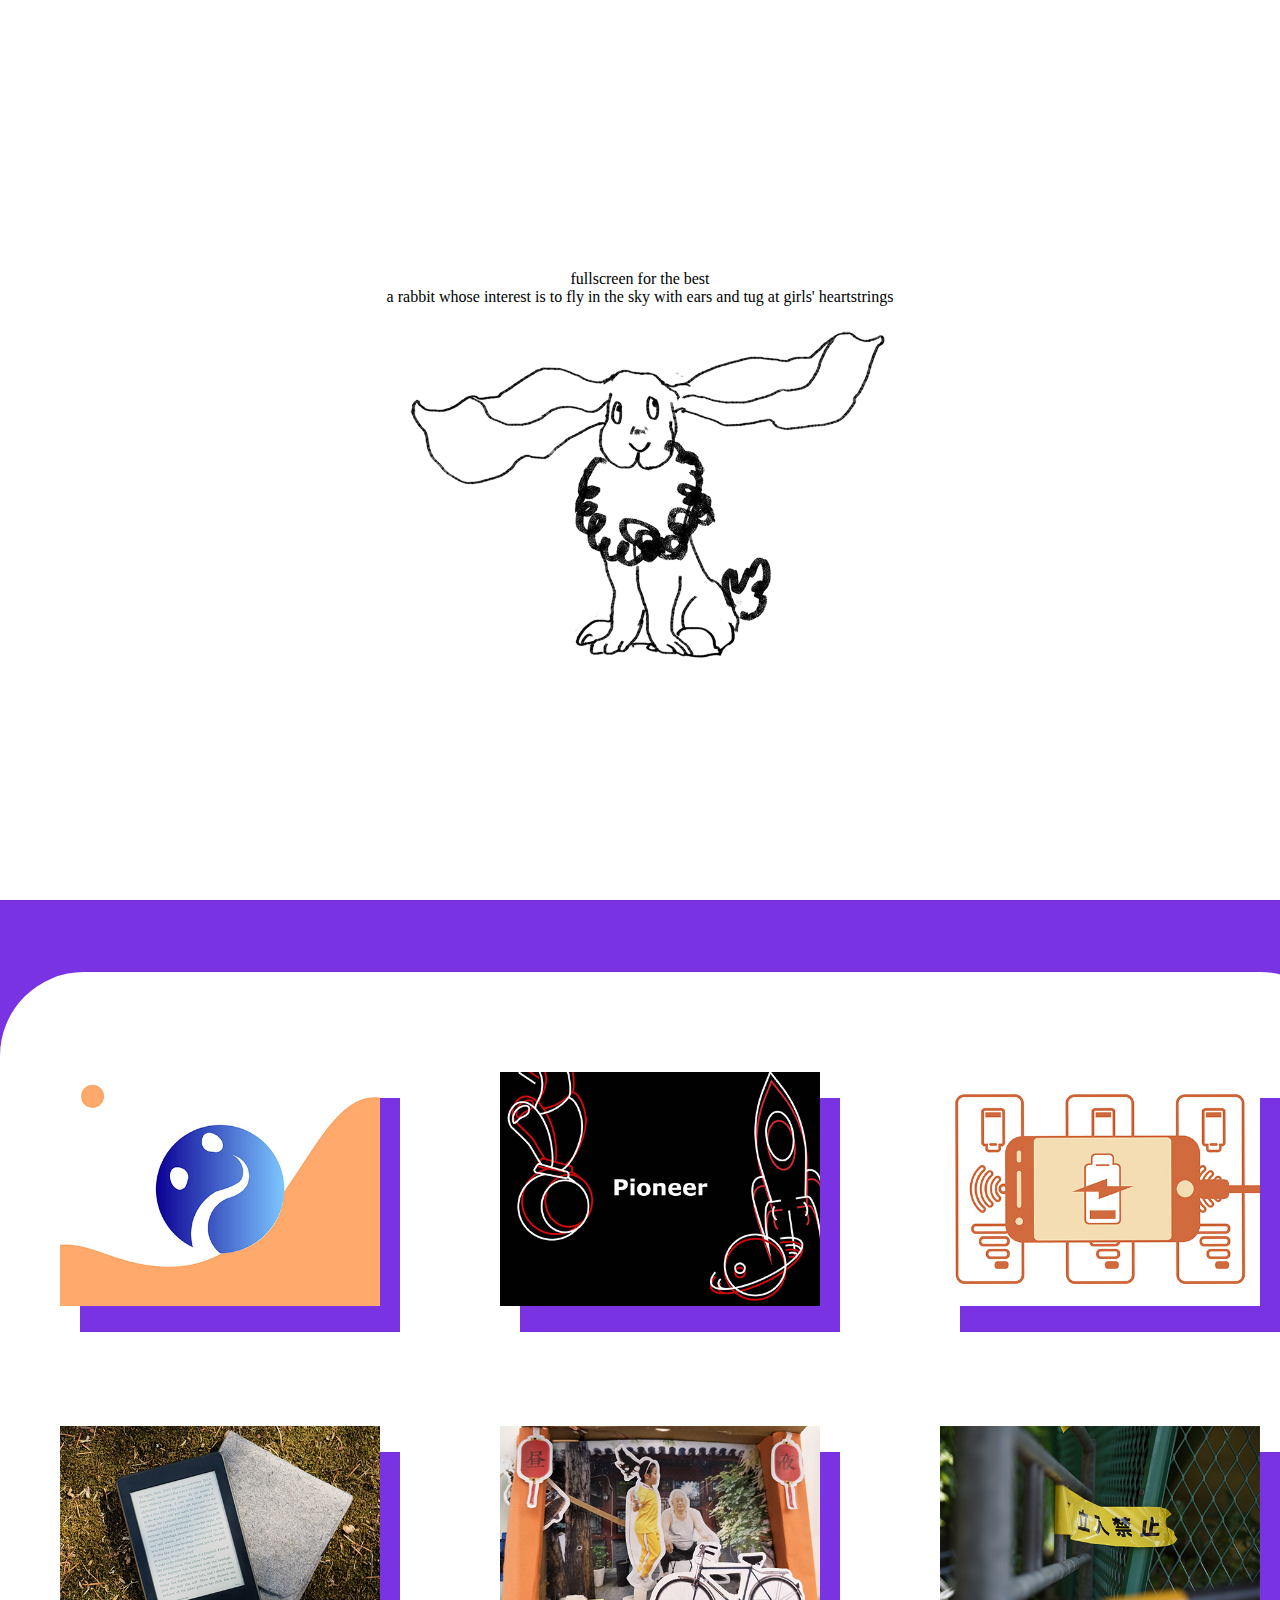
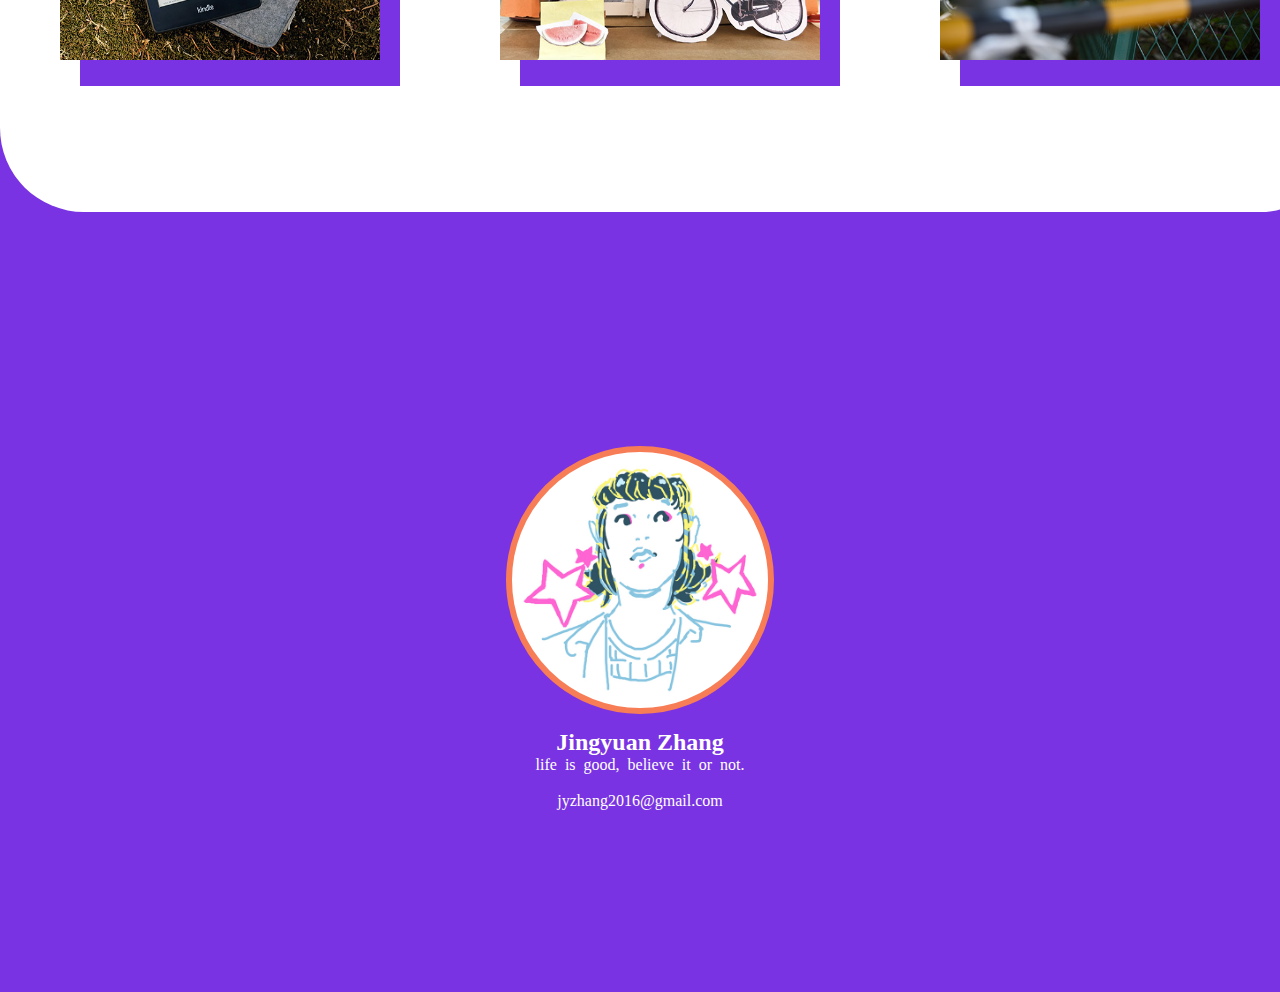
<file: index.html>
<!DOCTYPE html>
<html>
<head>
	<title>TAIL's tail</title>
	<link rel="shortcut icon" href="img/favicon.ico" /> 
	<link rel="stylesheet" type="text/css" href="css/index.css">
	<script type="text/javascript" src="js/index.js"></script>
</head>
<body id='body' style="overflow: hidden;">
	<div id="tImg" class="clearfix">	
		<div id="nav" class="lef">
			<ul>
				<li><a href="#list">work</a></li>
				<li><a href="#intro">about</a></li>
				<li><a href="#intro">contact</a></li>
				<li><img src="img/flo.png" id="flo"></li>
			</ul>	
		</div>

		<div class="rit">
			<div><img src="img/icon.png" id="icon"></div>
			<div><img src="img/lin.png" id="lin"></div>
		</div>
	</div>

	<div id="bImg">
		<div id="list">
			<ul>
				<li onclick="turn(0)"><div class="lTitle"><b>Sleepyhead</b><br>UI&nbspDesign</div><img src="img/banner/web-01.jpg"></li>
				<li onclick="turn(1)"><div class="lTitle"><b>Pioneer</b><br>Graphic&nbspDesign</div><img src="img/banner/web-02.jpg"></li>
				<li onclick="turn(2)"><div class="lTitle"><b>Phone</b><br>Illustration</div><img src="img/banner/web-03.jpg"></li>
				<li onclick="turn(3)"><div class="lTitle"><b>Kindle&nbspComments</b><br>UX&nbspResearch</div><img src="img/banner/web-04.jpg"></li>
				<li onclick="turn(4)"><div class="lTitle"><b>Alley</b><br>Installation</div><img src="img/banner/web-05.jpg"></li>
				<li onclick="turn(5)"><div class="lTitle"><b>Others</b><br>Interests</div><img src="img/banner/web-06.jpg"></li>
			</ul>
		</div>
		<div id="intro"><div id="cir"></div></div>
		<div class="intro-text"><b>Jingyuan Zhang</b><br>life&nbsp is&nbsp good,&nbsp believe&nbsp it&nbsp or&nbsp not.<br><br>jyzhang2016@gmail.com</div>
	</div>
</body>
</html>
</file>
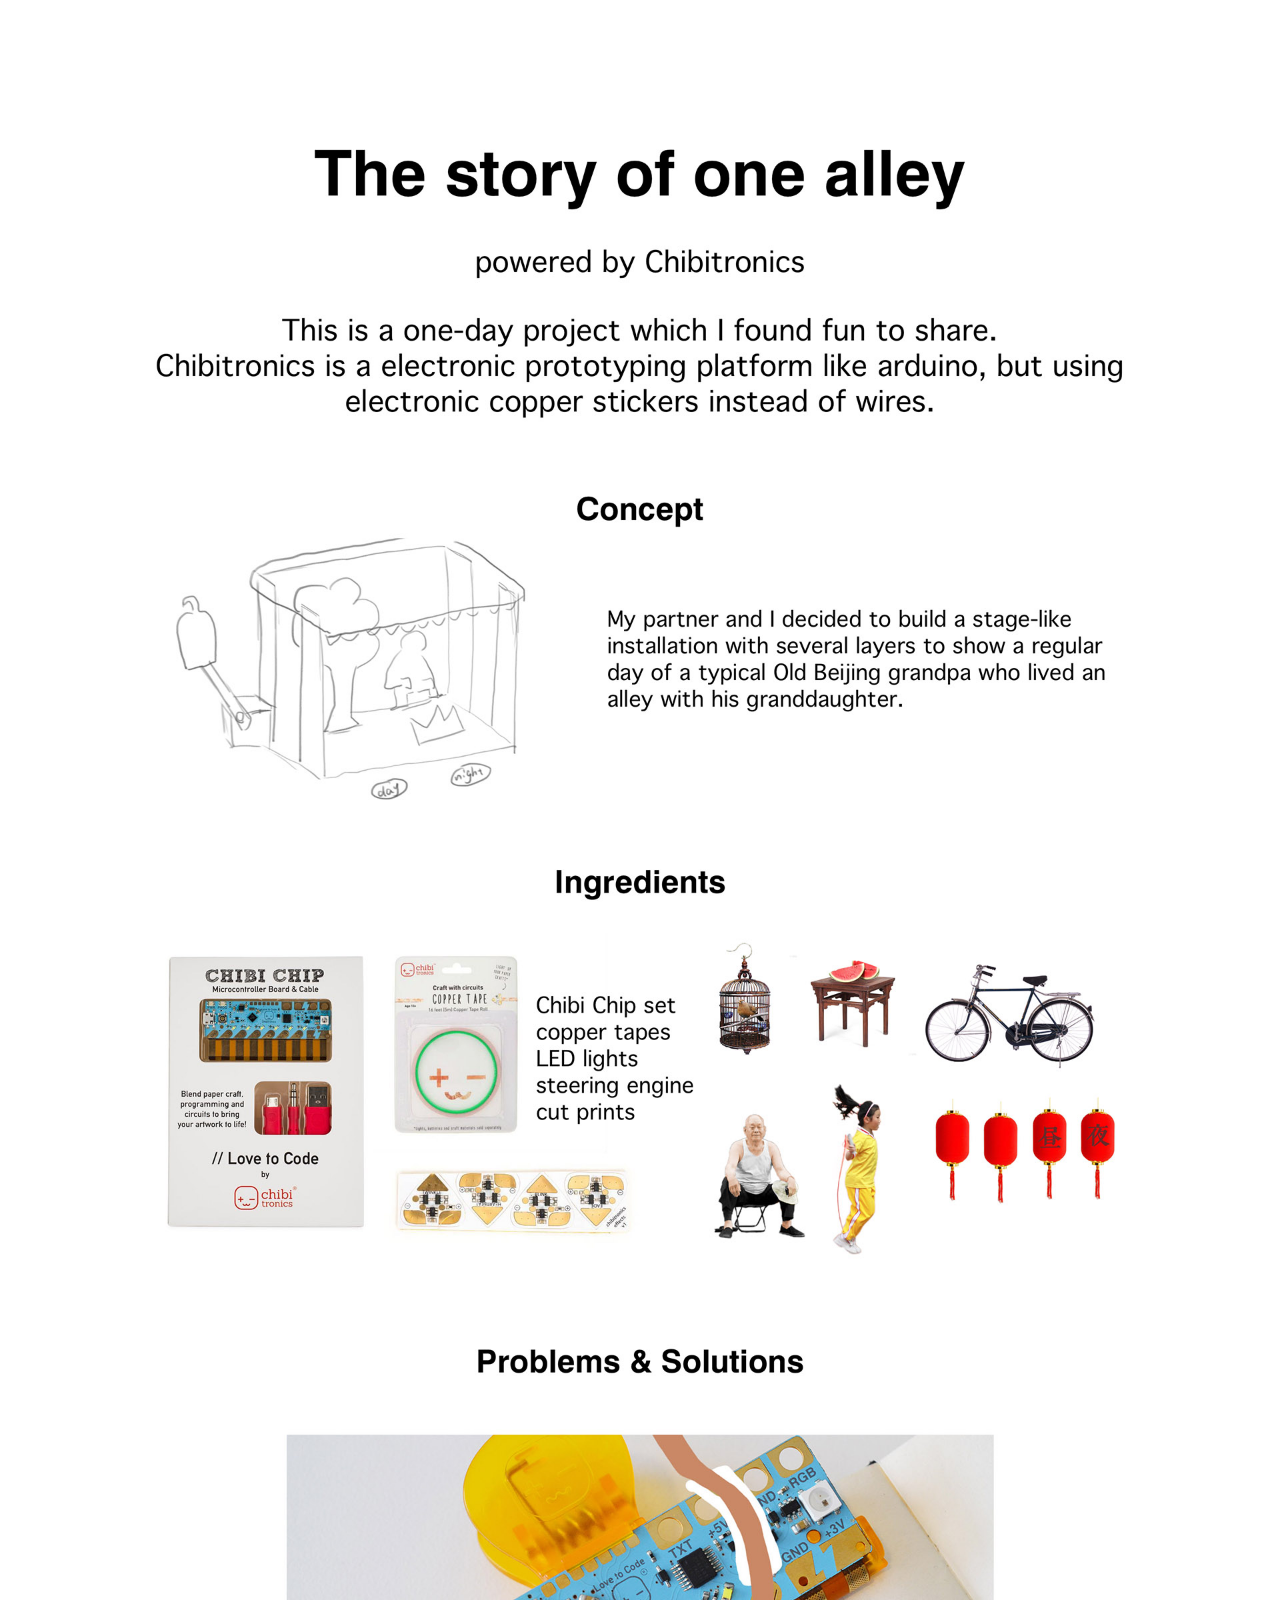
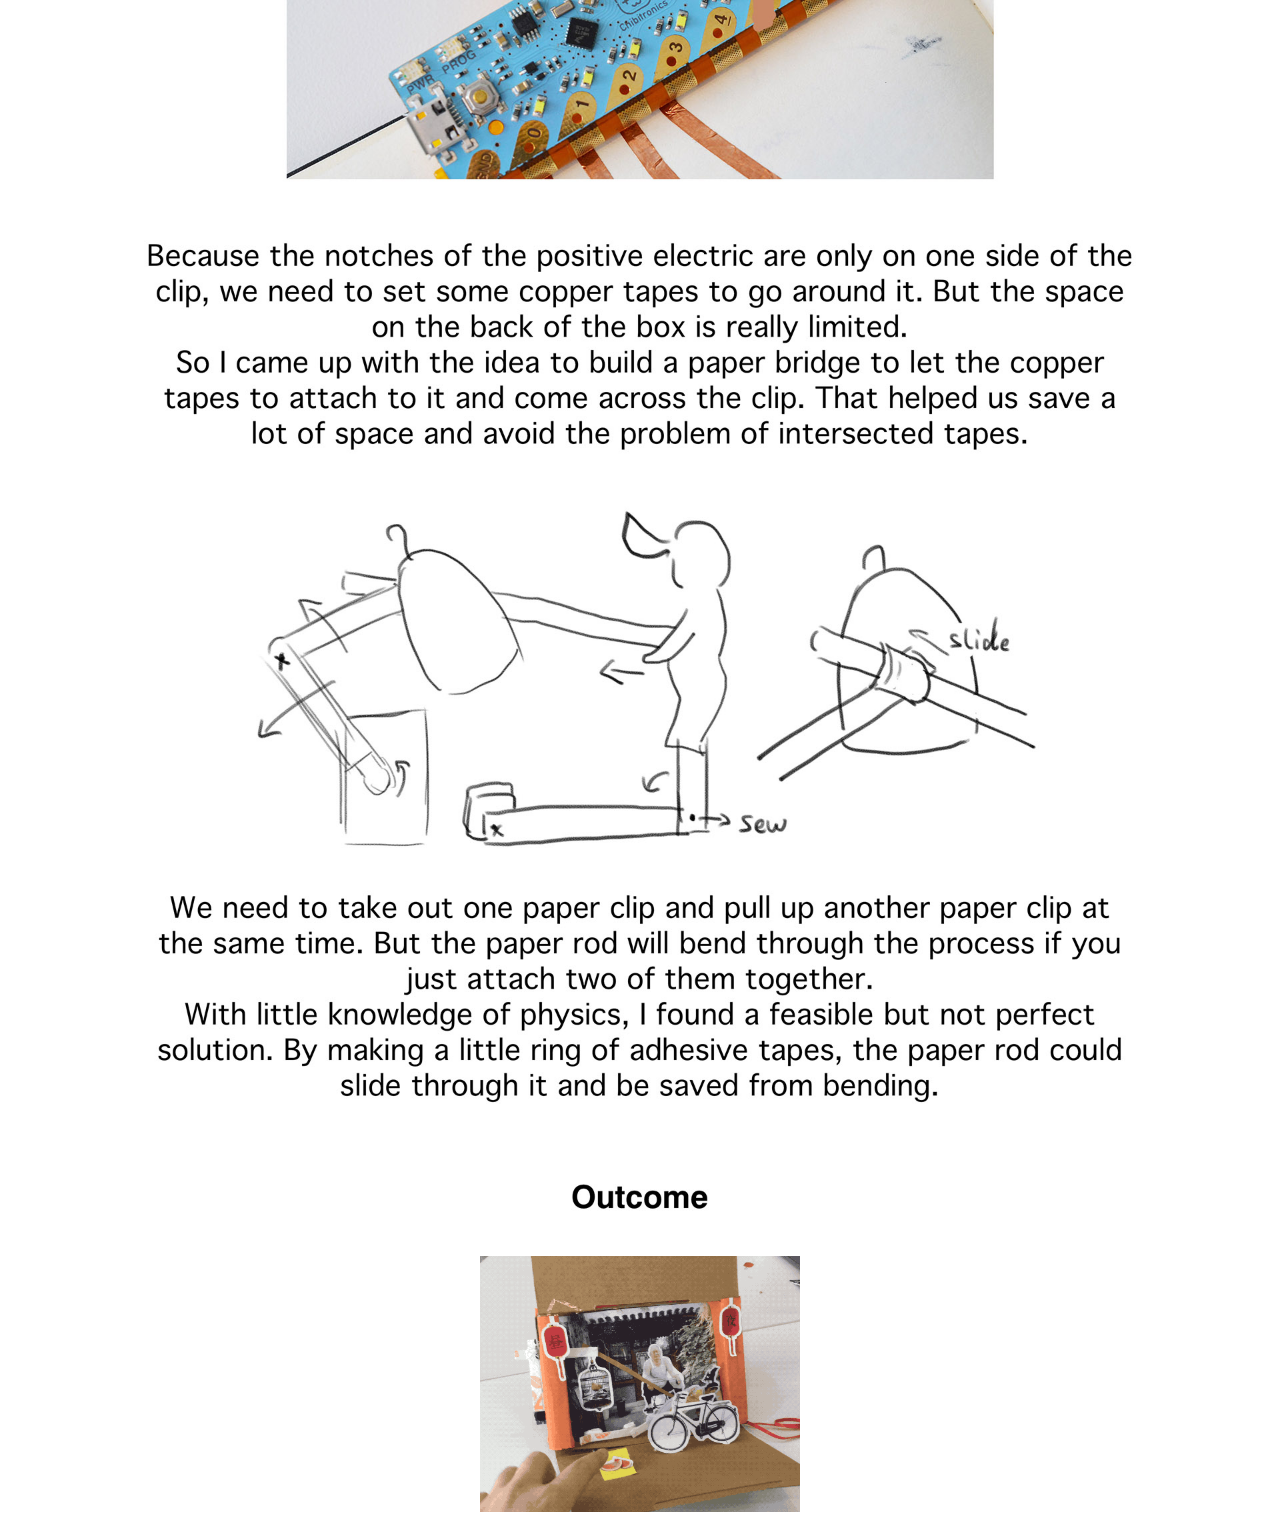
<file: alley.html>
<!DOCTYPE html>
<html>
<head>
	<title>Alley</title>
	<link rel="shortcut icon" href="https://s3.amazonaws.com/ttttail-images/favicon.ico" /> 
	<style type="text/css">
		body,ul,ol,li,p,h1,h2,h3,h4,h5,h6,form,fieldset,table,td,img,div{margin:0;padding:0;border:0;} 
	</style>
</head>
<body>
	<div><img src="img/05.jpg" style="width: 100%; height: auto;"></div>
	<div style="width: 100%; height: auto; text-align: center;"><img src="img/alley.gif" style="width: 25%; height: auto;"></div>
</body>
</html>
</file>
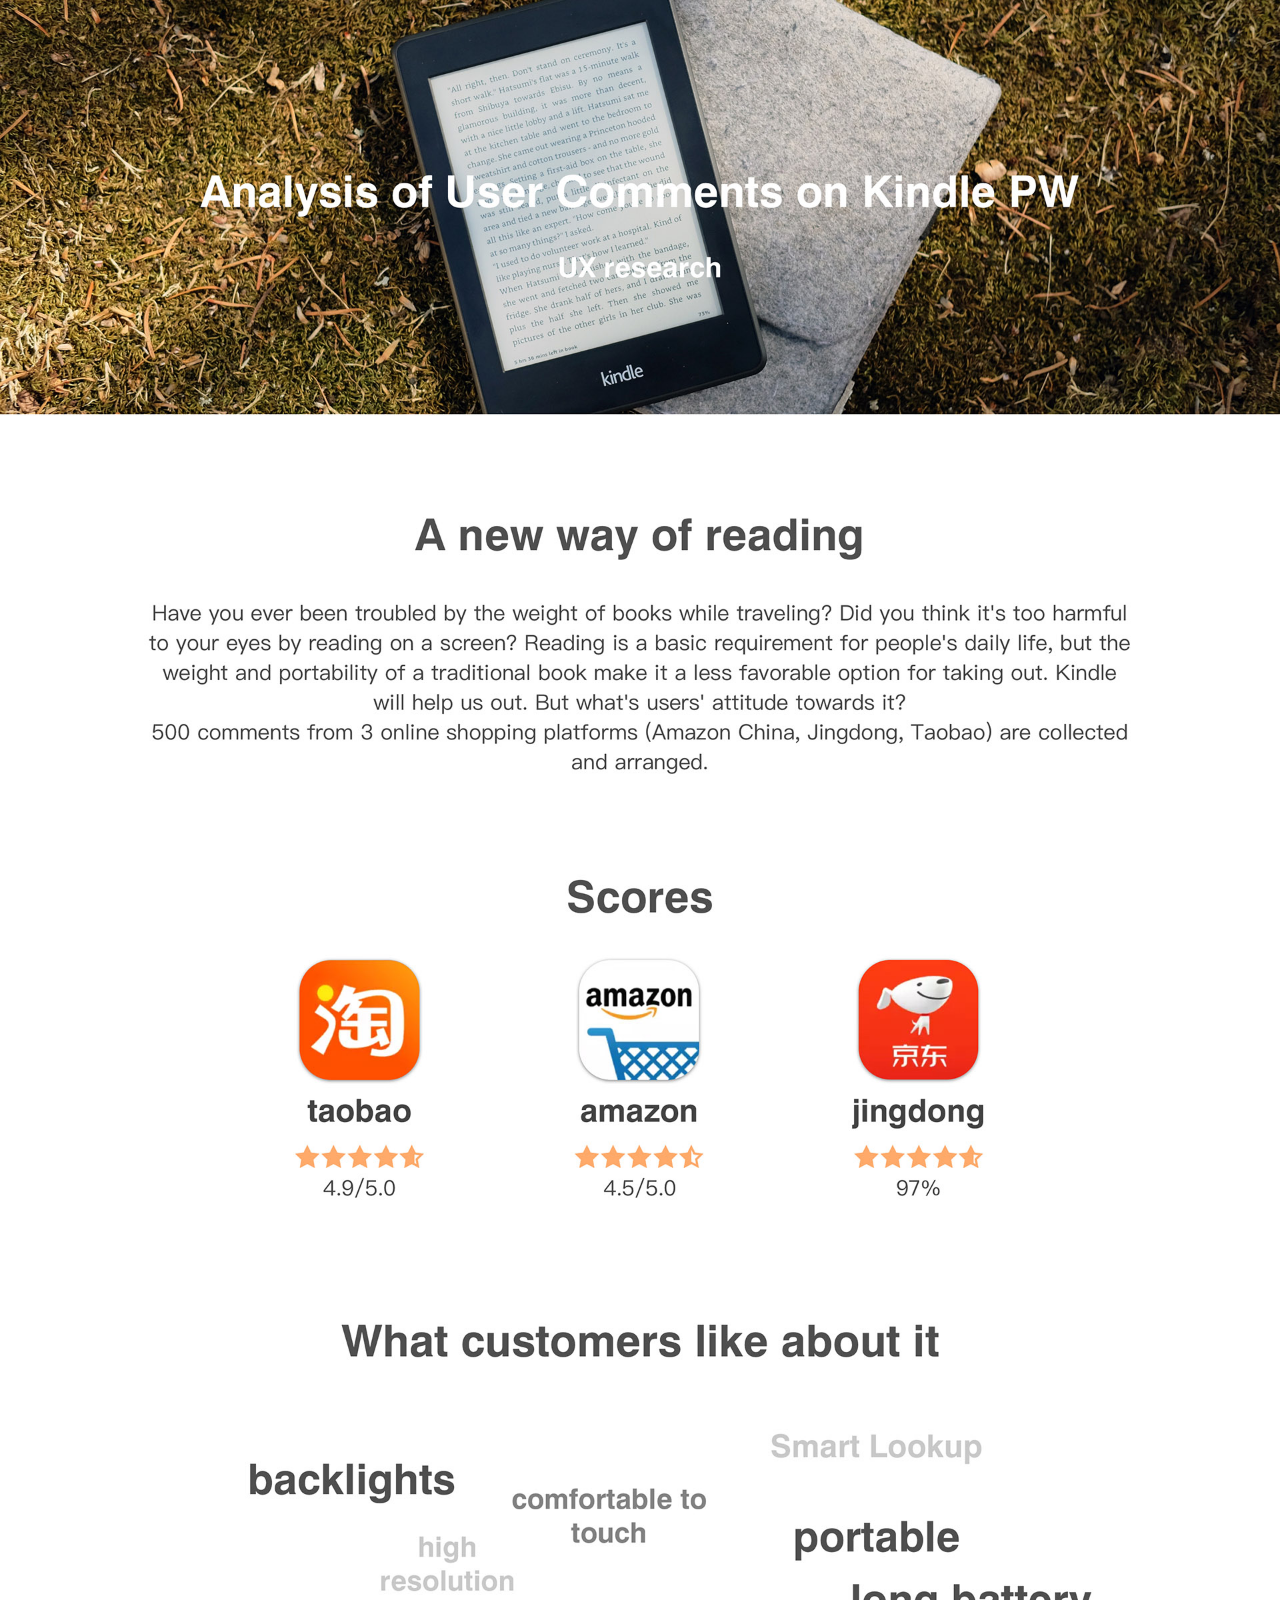
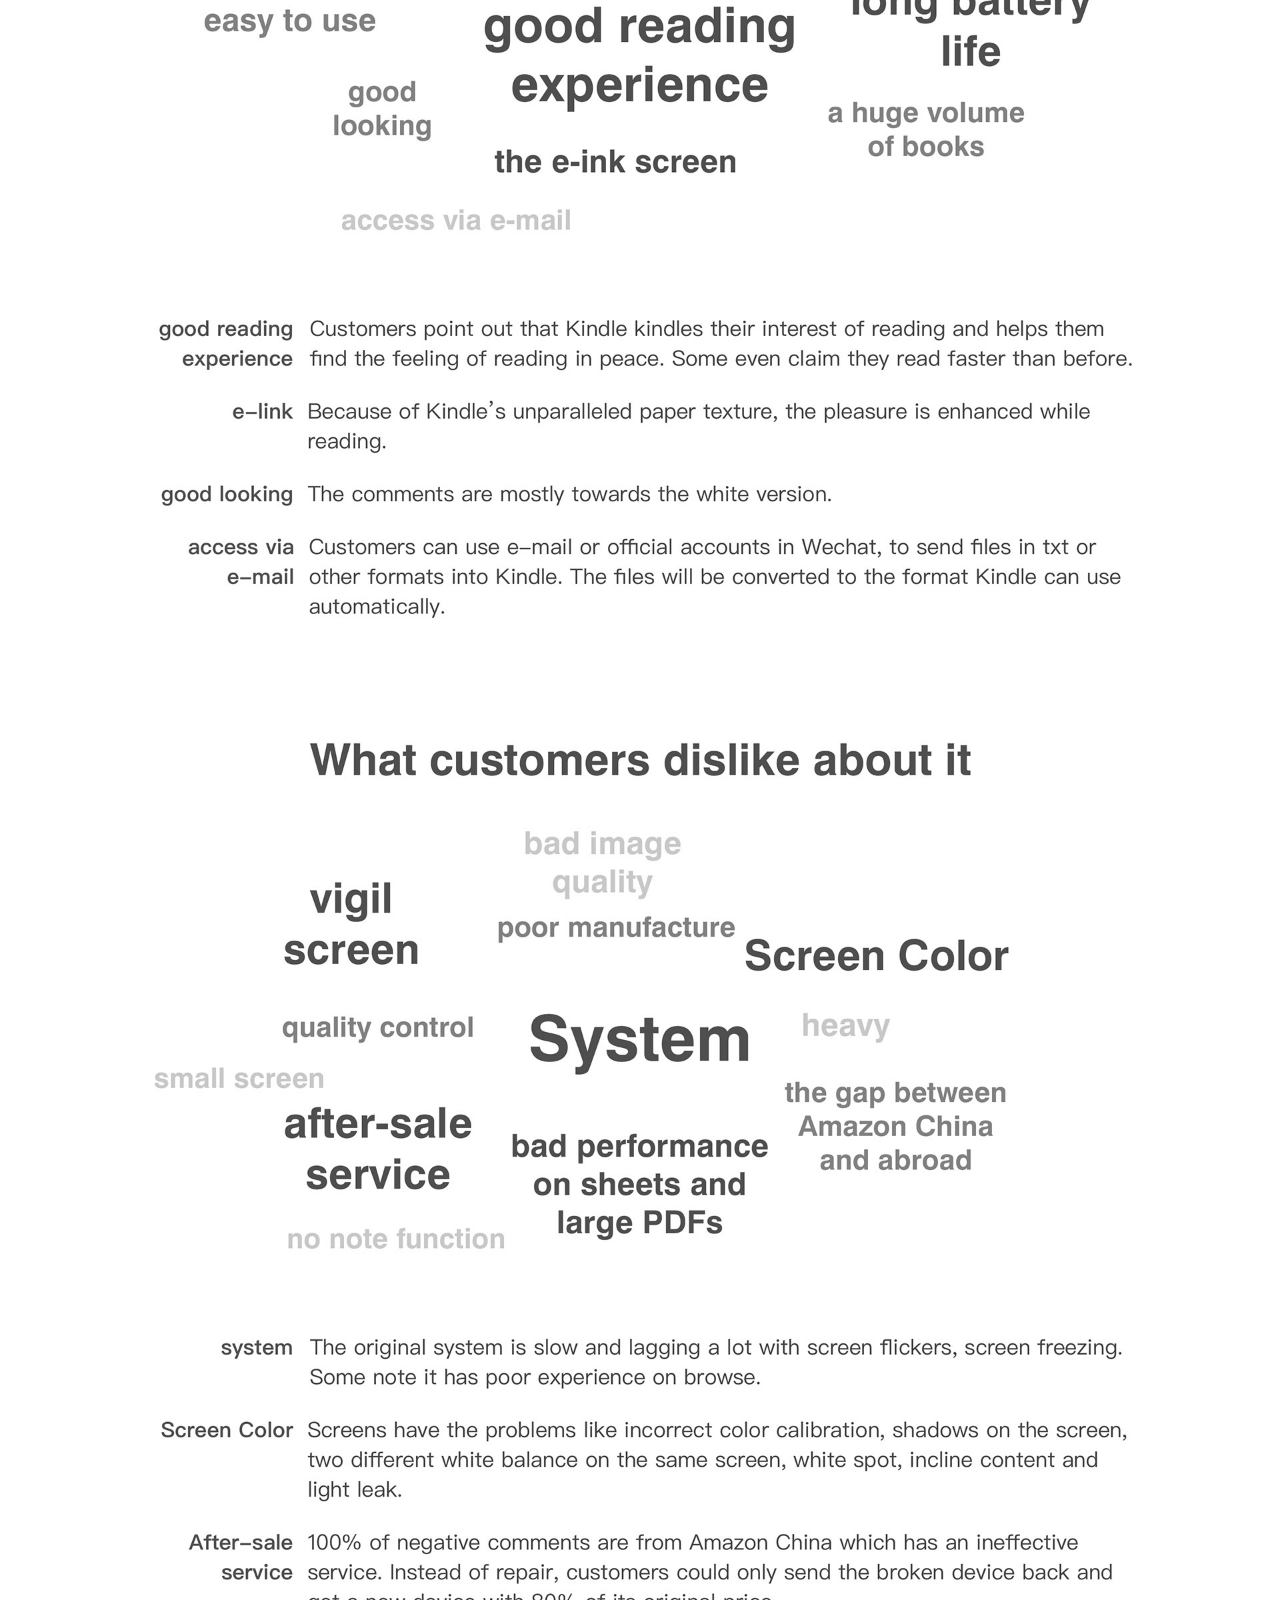
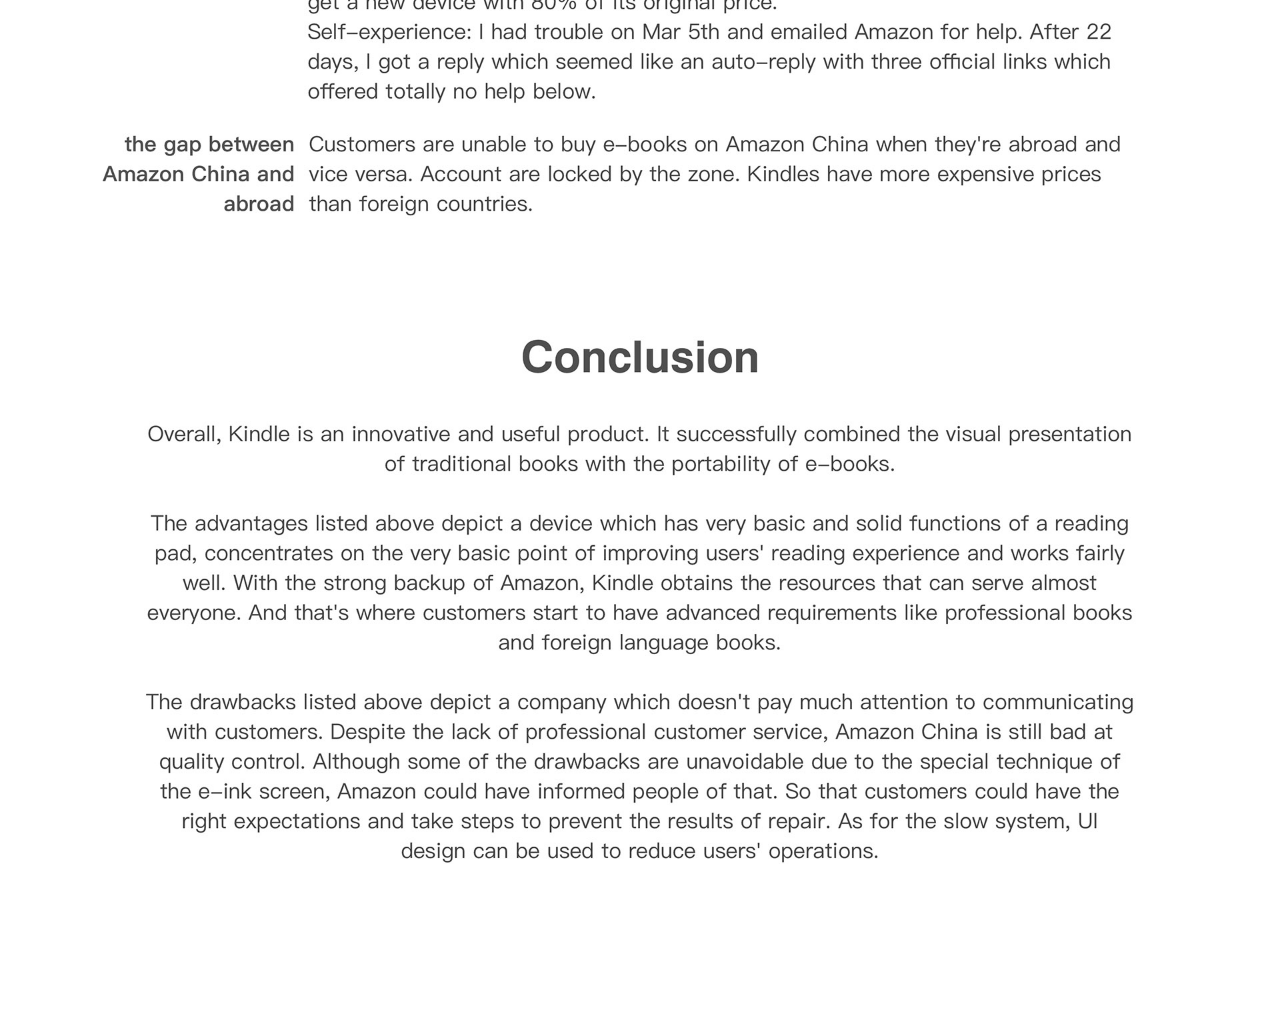
<file: kindle.html>
<!DOCTYPE html>
<html>
<head>
	<title>Kindle Comments</title>
	<link rel="shortcut icon" href="https://s3.amazonaws.com/ttttail-images/favicon.ico" /> 
	<style type="text/css">
		body,ul,ol,li,p,h1,h2,h3,h4,h5,h6,form,fieldset,table,td,img,div{margin:0;padding:0;border:0;} 
	</style>
</head>
<body>
	<div><img src="img/04.jpg" style="width: 100%; height: auto;"></div>
</body>
</html>
</file>
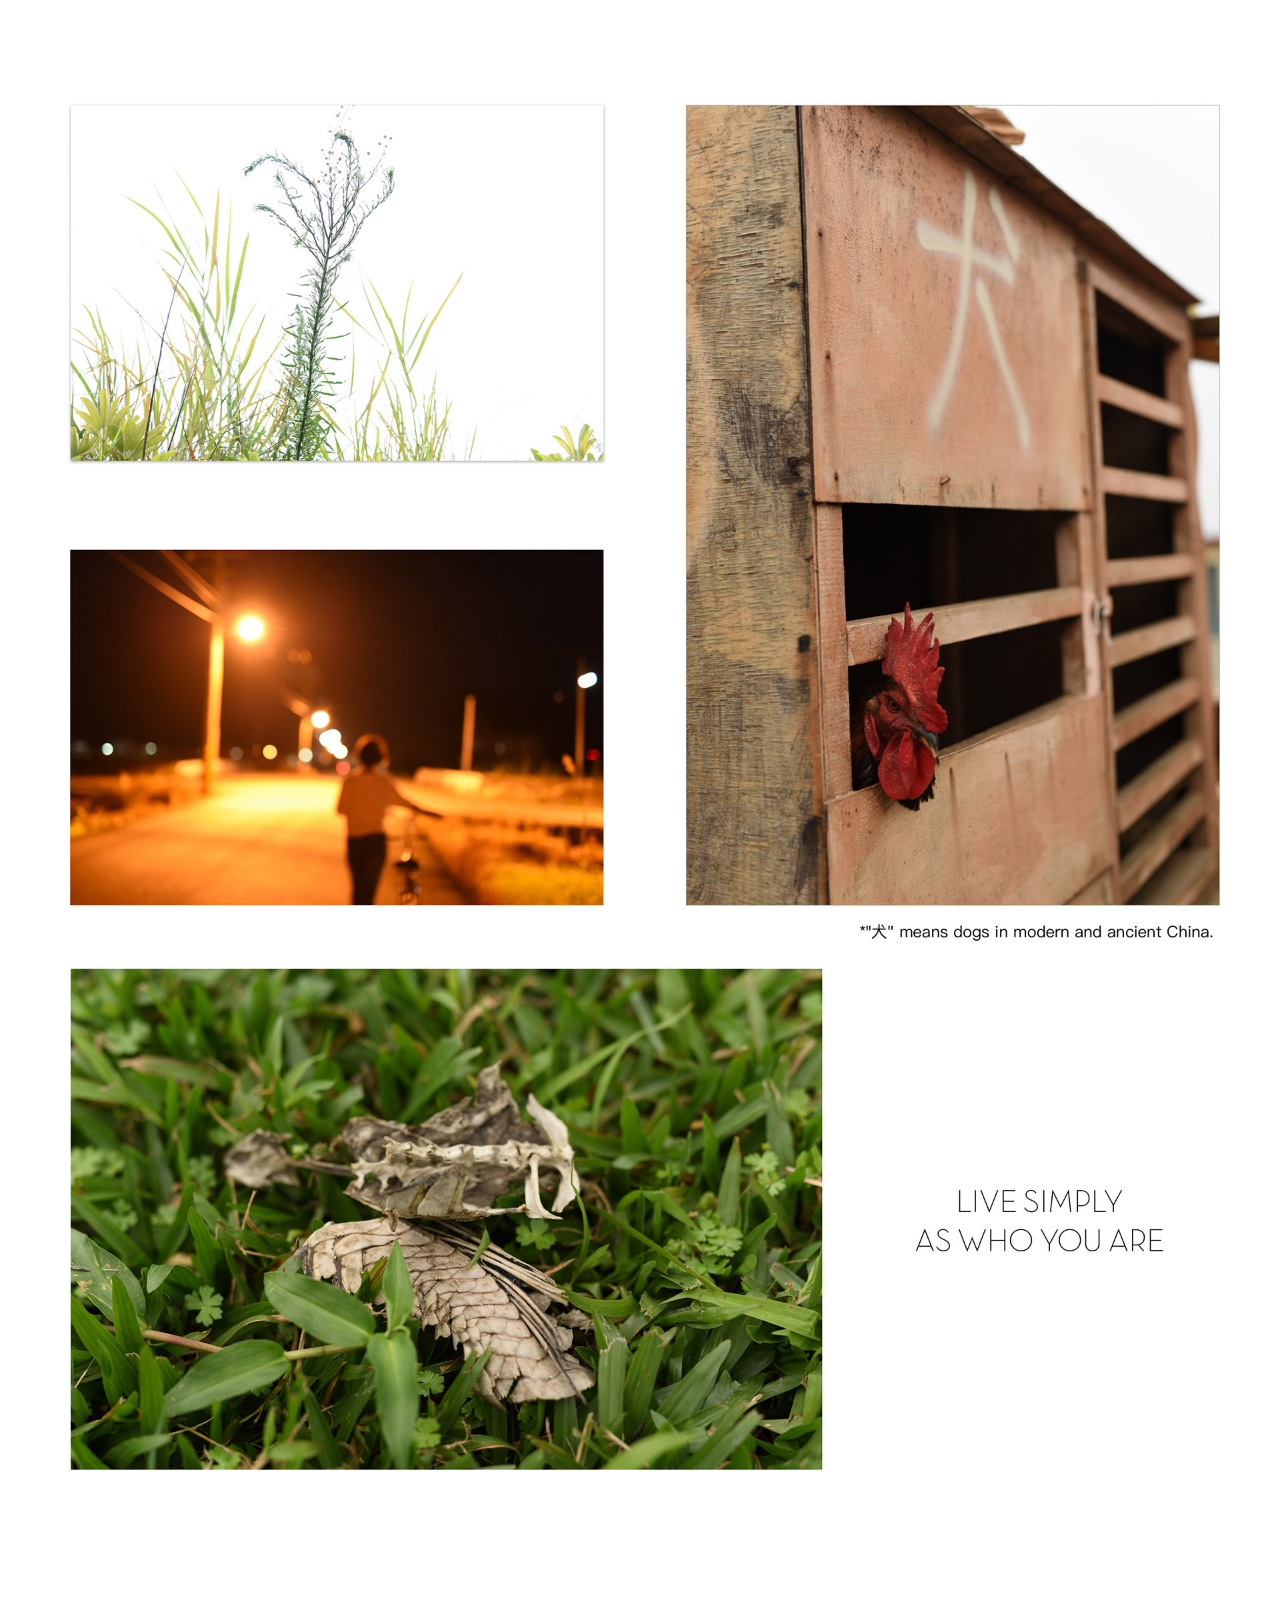
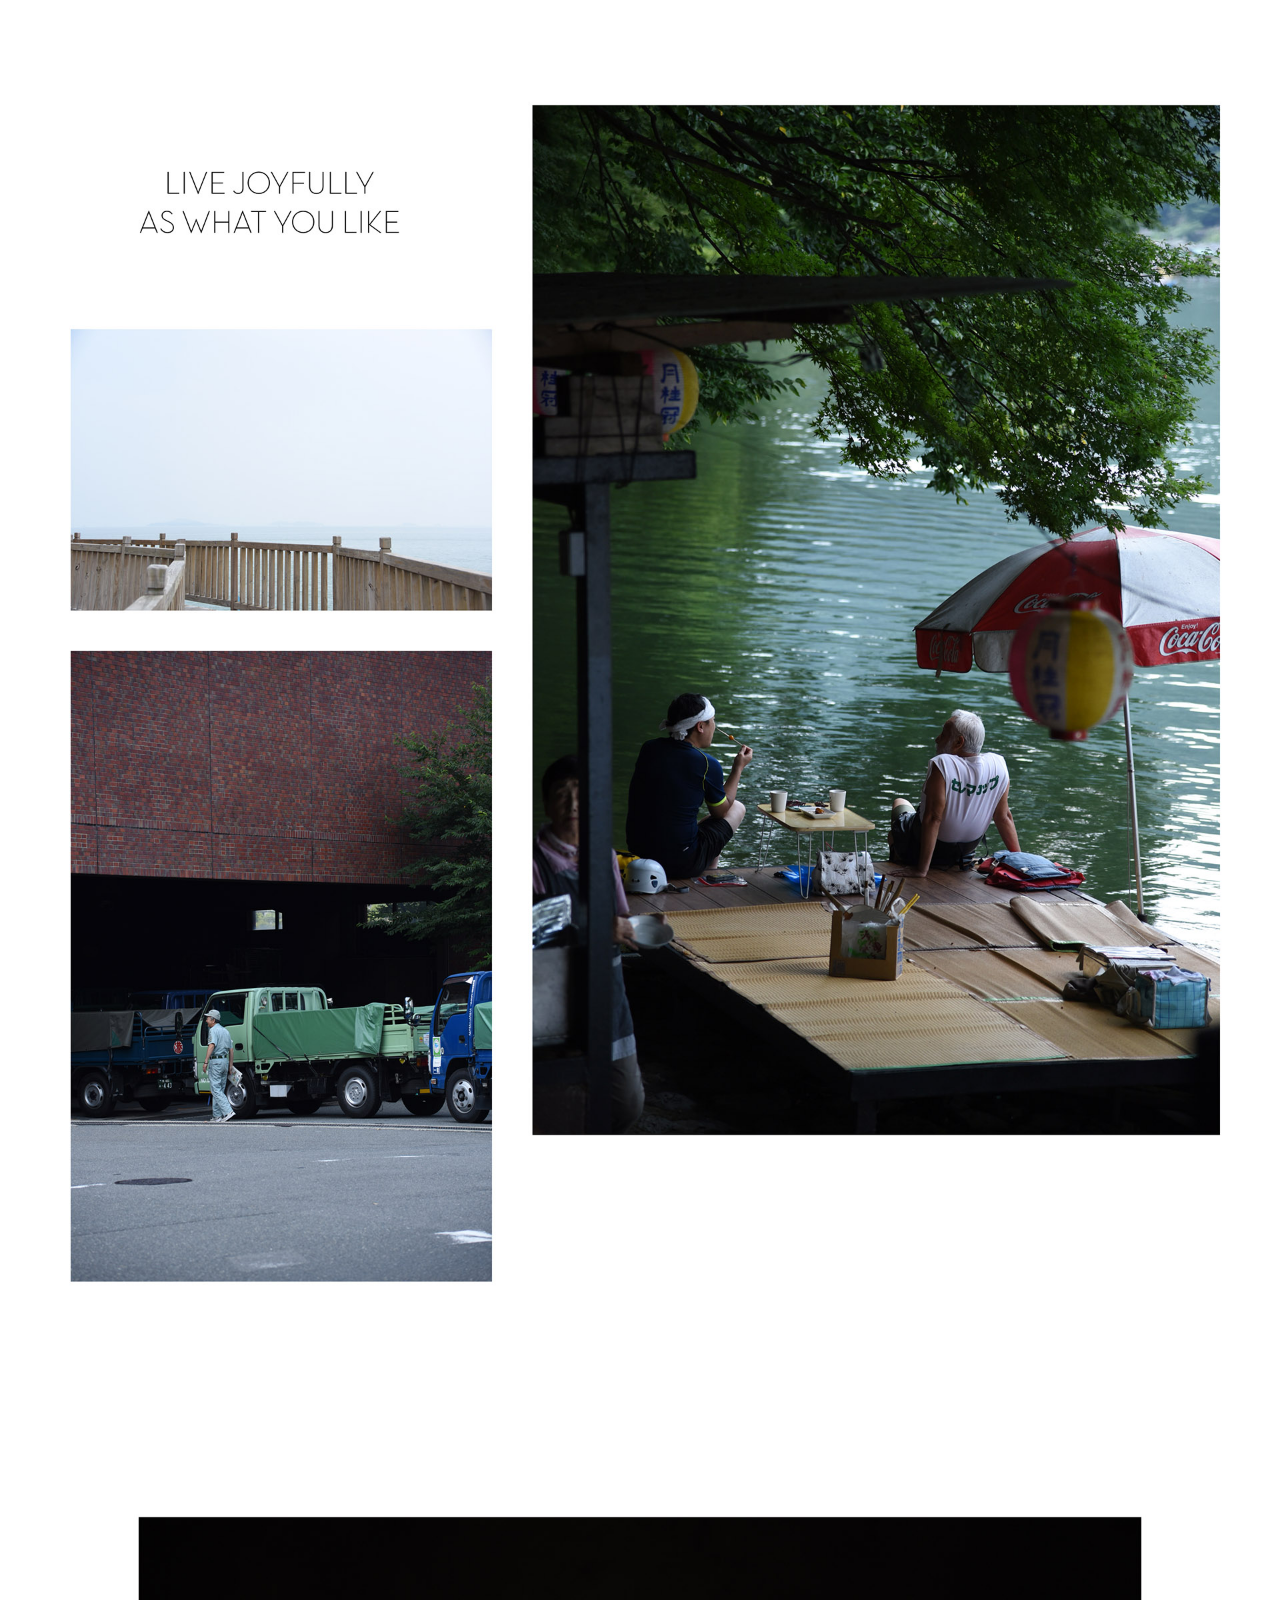
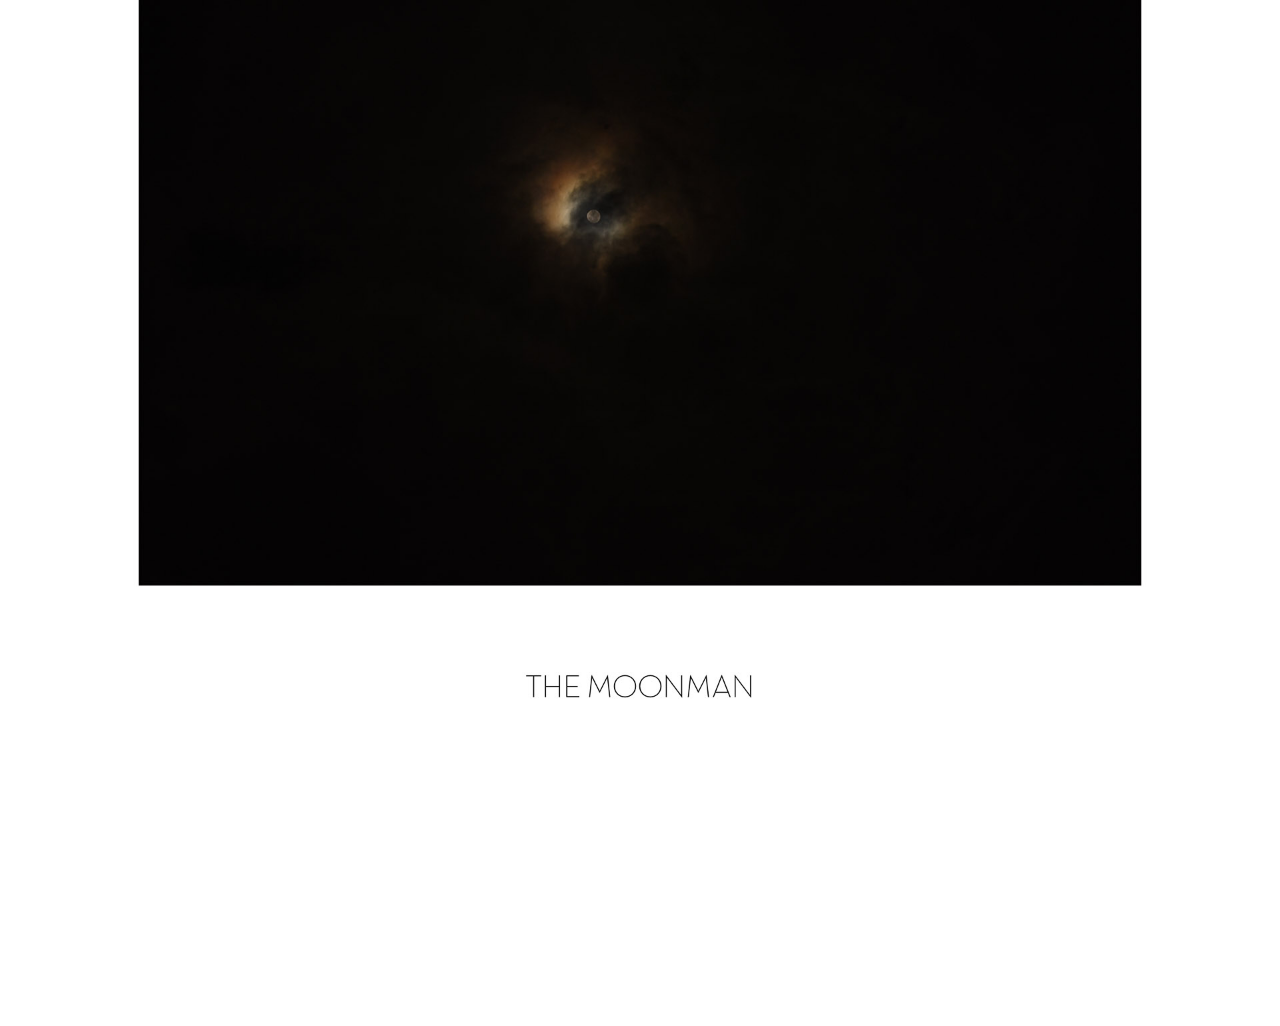
<file: others.html>
<!DOCTYPE html>
<html>
<head>
	<title>Others</title>
	<link rel="shortcut icon" href="https://s3.amazonaws.com/ttttail-images/favicon.ico" /> 
	<style type="text/css">
		body,ul,ol,li,p,h1,h2,h3,h4,h5,h6,form,fieldset,table,td,img,div{margin:0;padding:0;border:0;} 
	</style>
</head>
<body>
	<div><img src="img/06.jpg" style="width: 100%; height: auto;"></div>
</body>
</html>
</file>
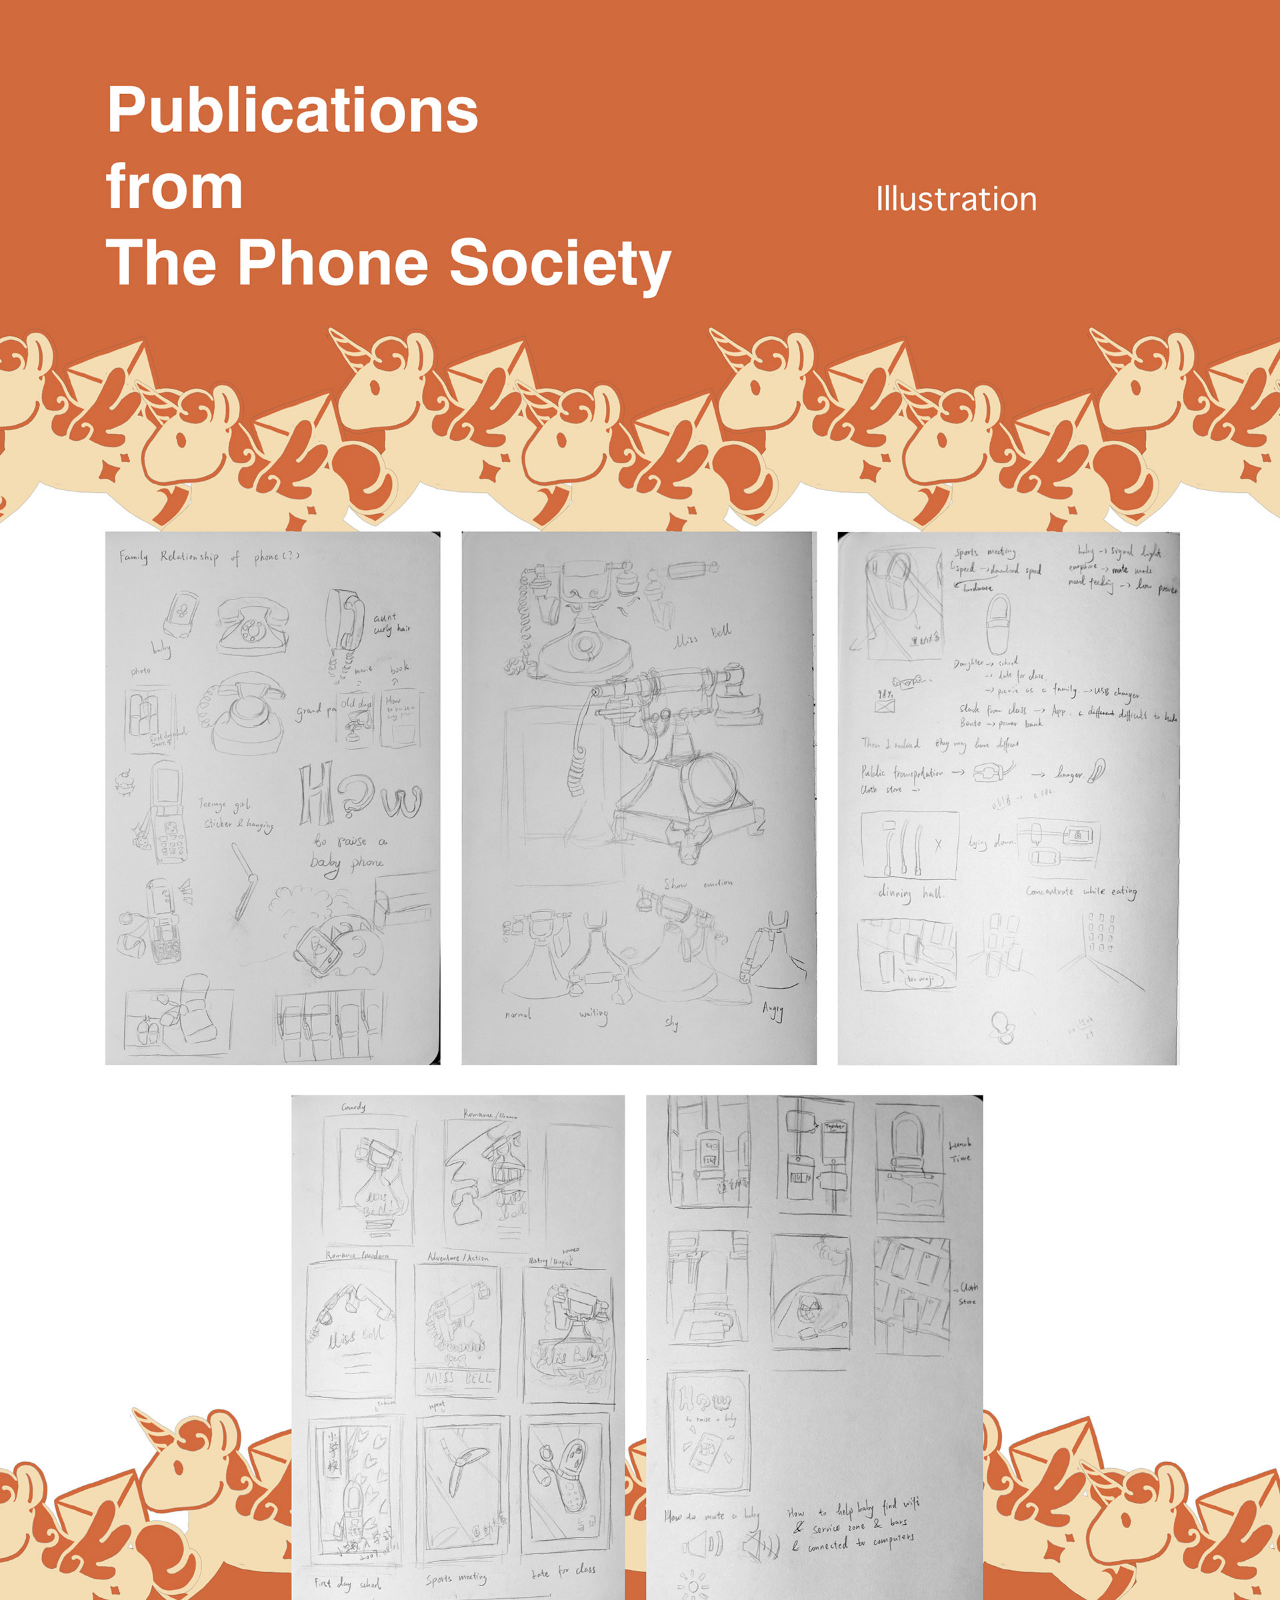
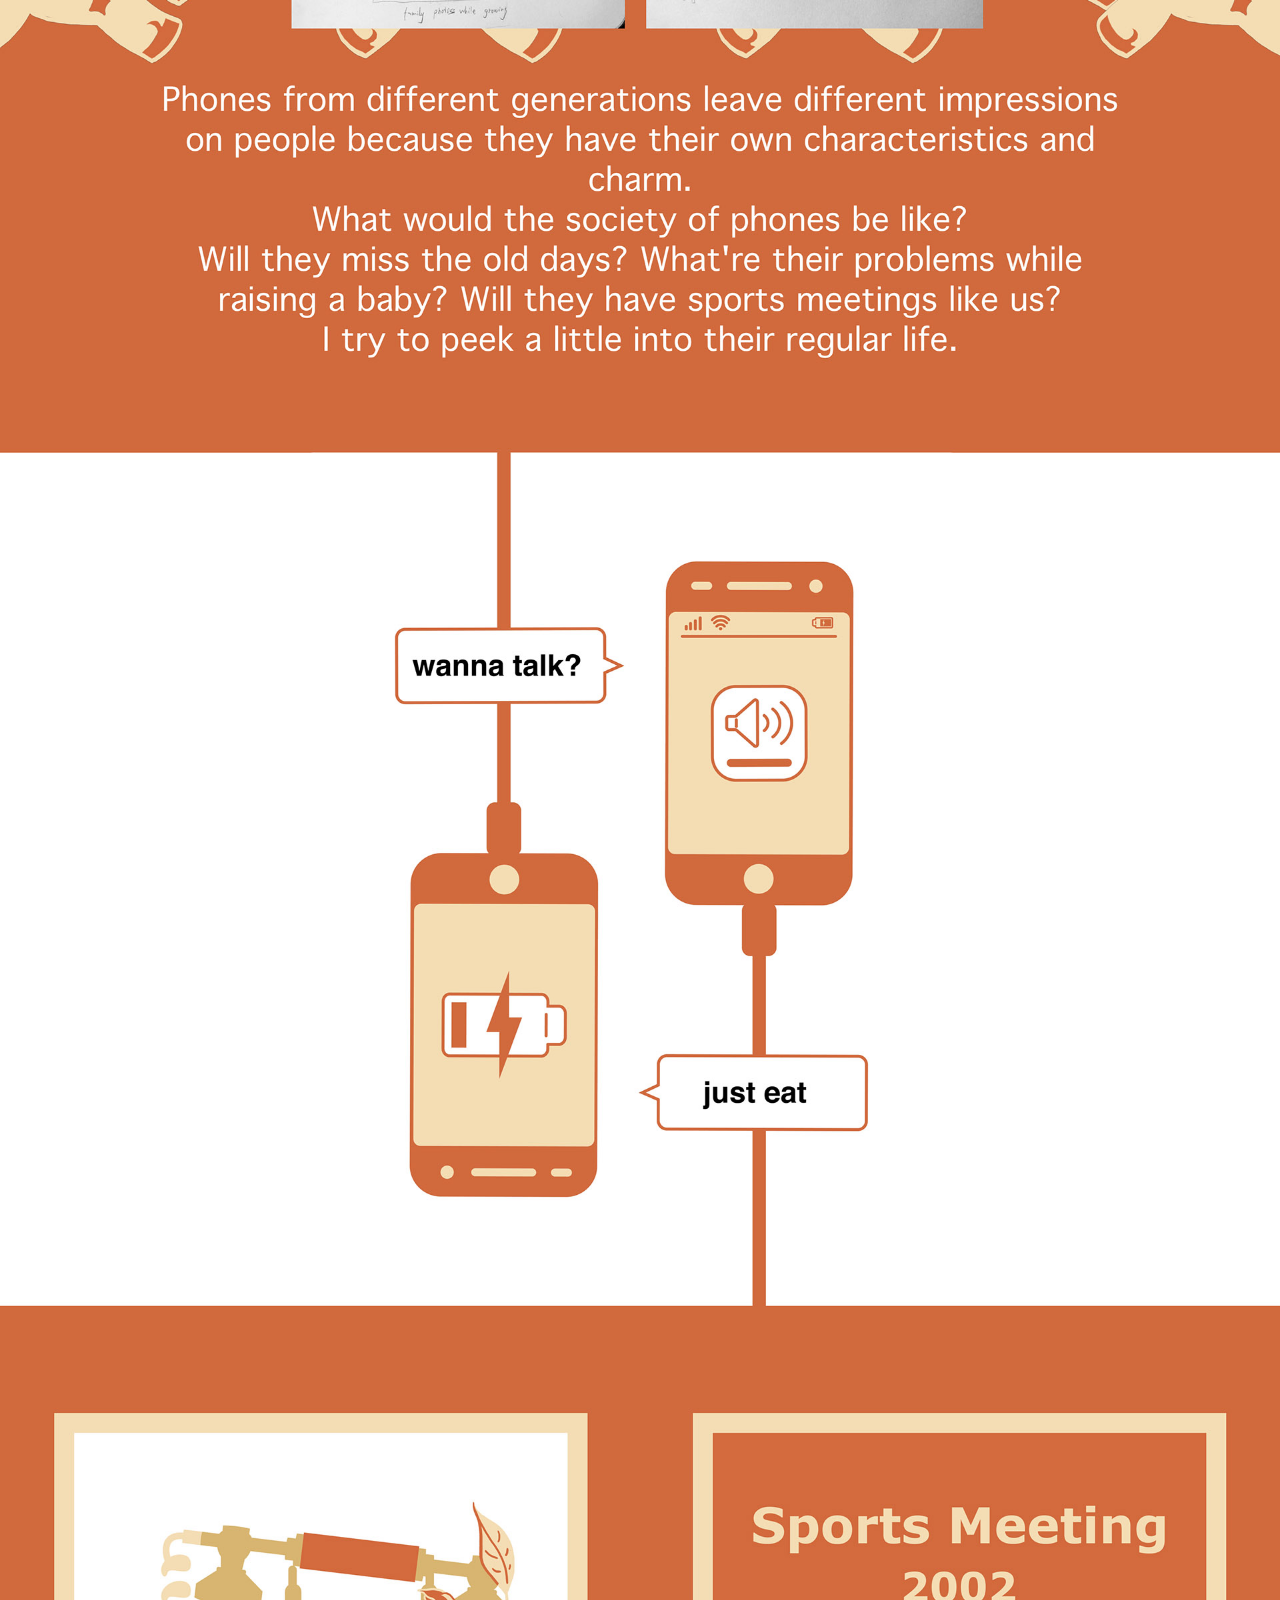
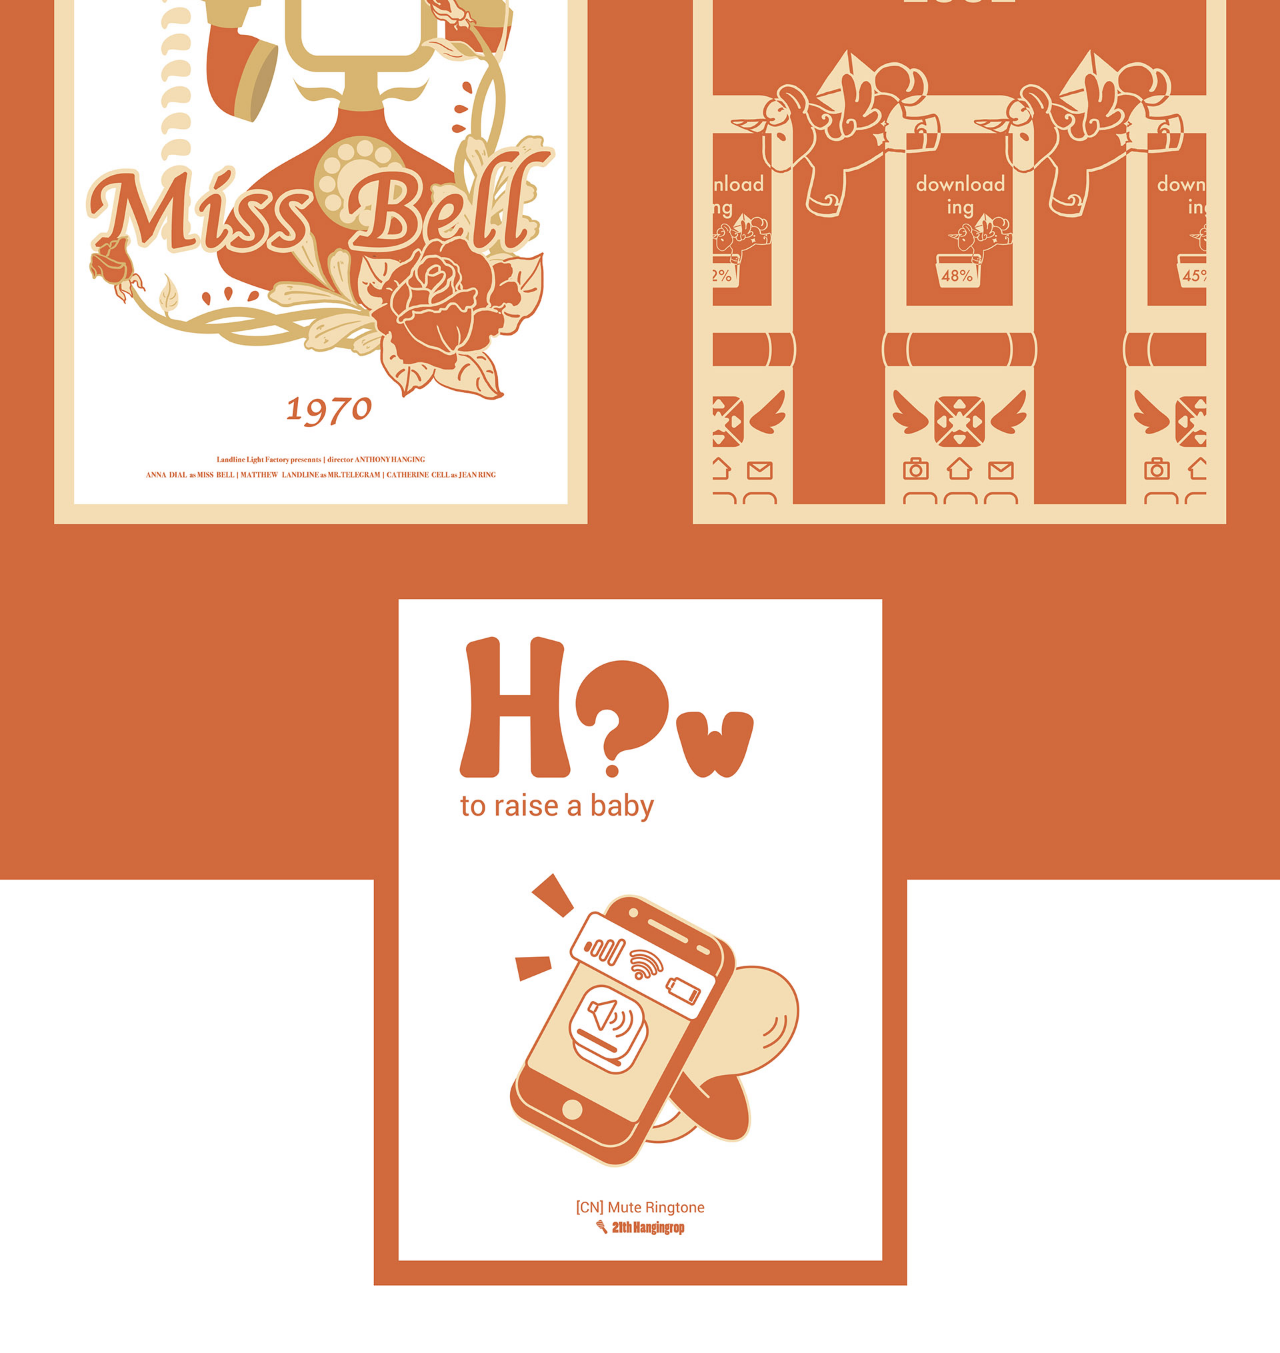
<file: phone.html>
<!DOCTYPE html>
<html>
<head>
	<title>Phone-Illustration</title>
	<link rel="shortcut icon" href="https://s3.amazonaws.com/ttttail-images/favicon.ico" /> 
	<style type="text/css">
		body,ul,ol,li,p,h1,h2,h3,h4,h5,h6,form,fieldset,table,td,img,div{margin:0;padding:0;border:0;} 
	</style>
</head>
<body>
	<div><img src="img/03.jpg" style="width: 100%; height: auto;"></div>
</body>
</html>
</file>
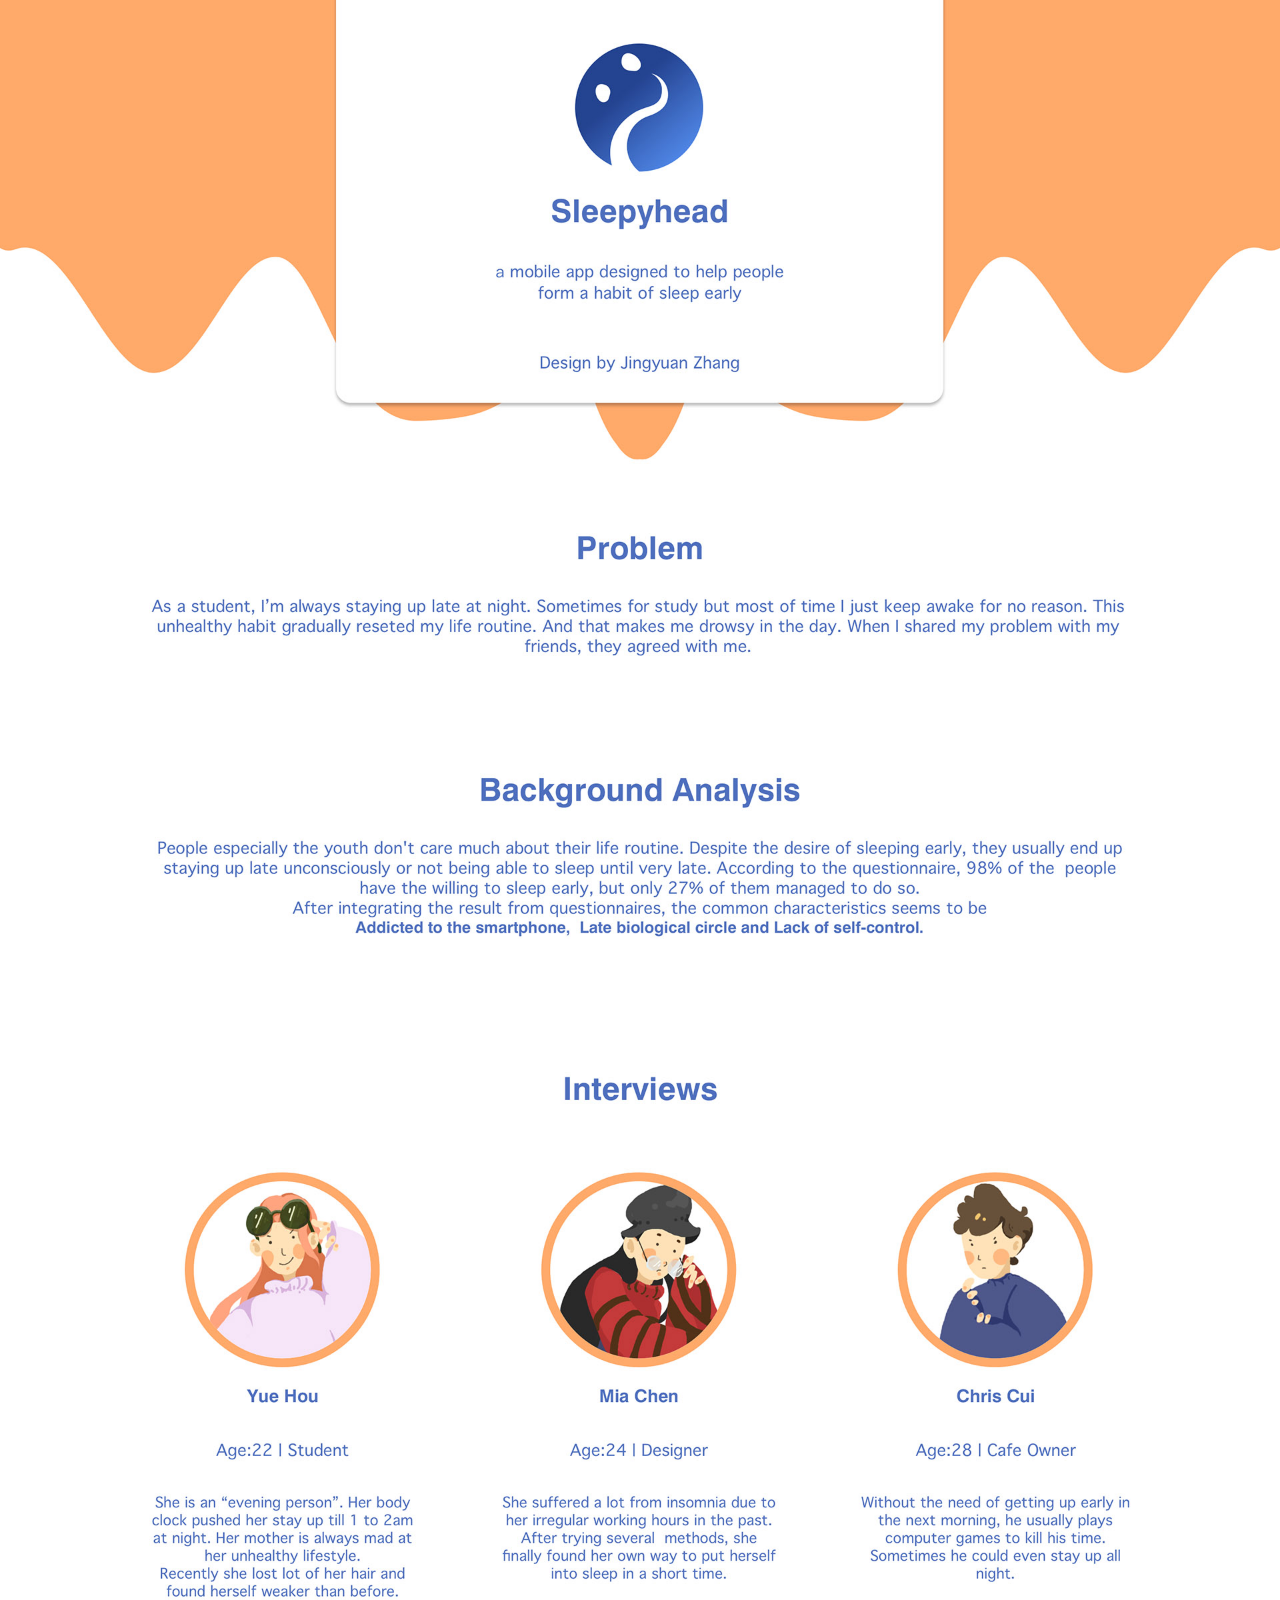
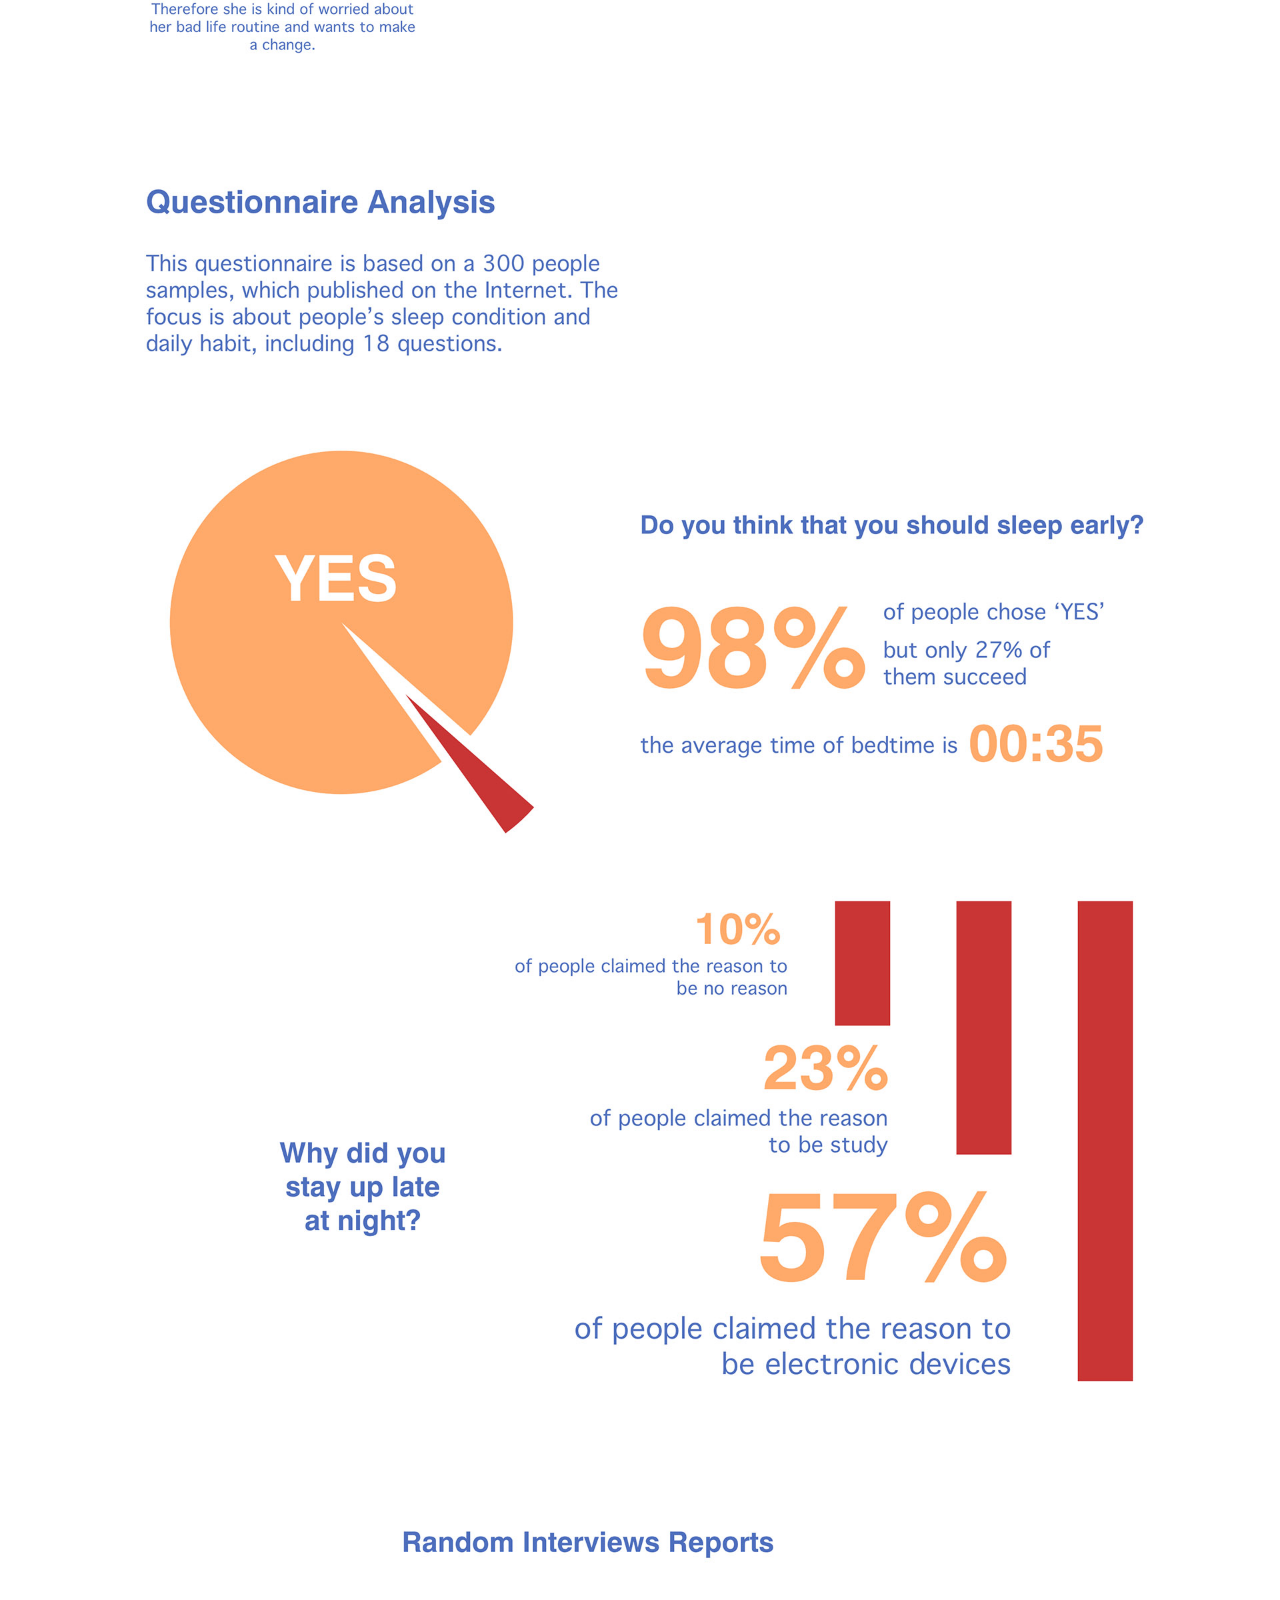
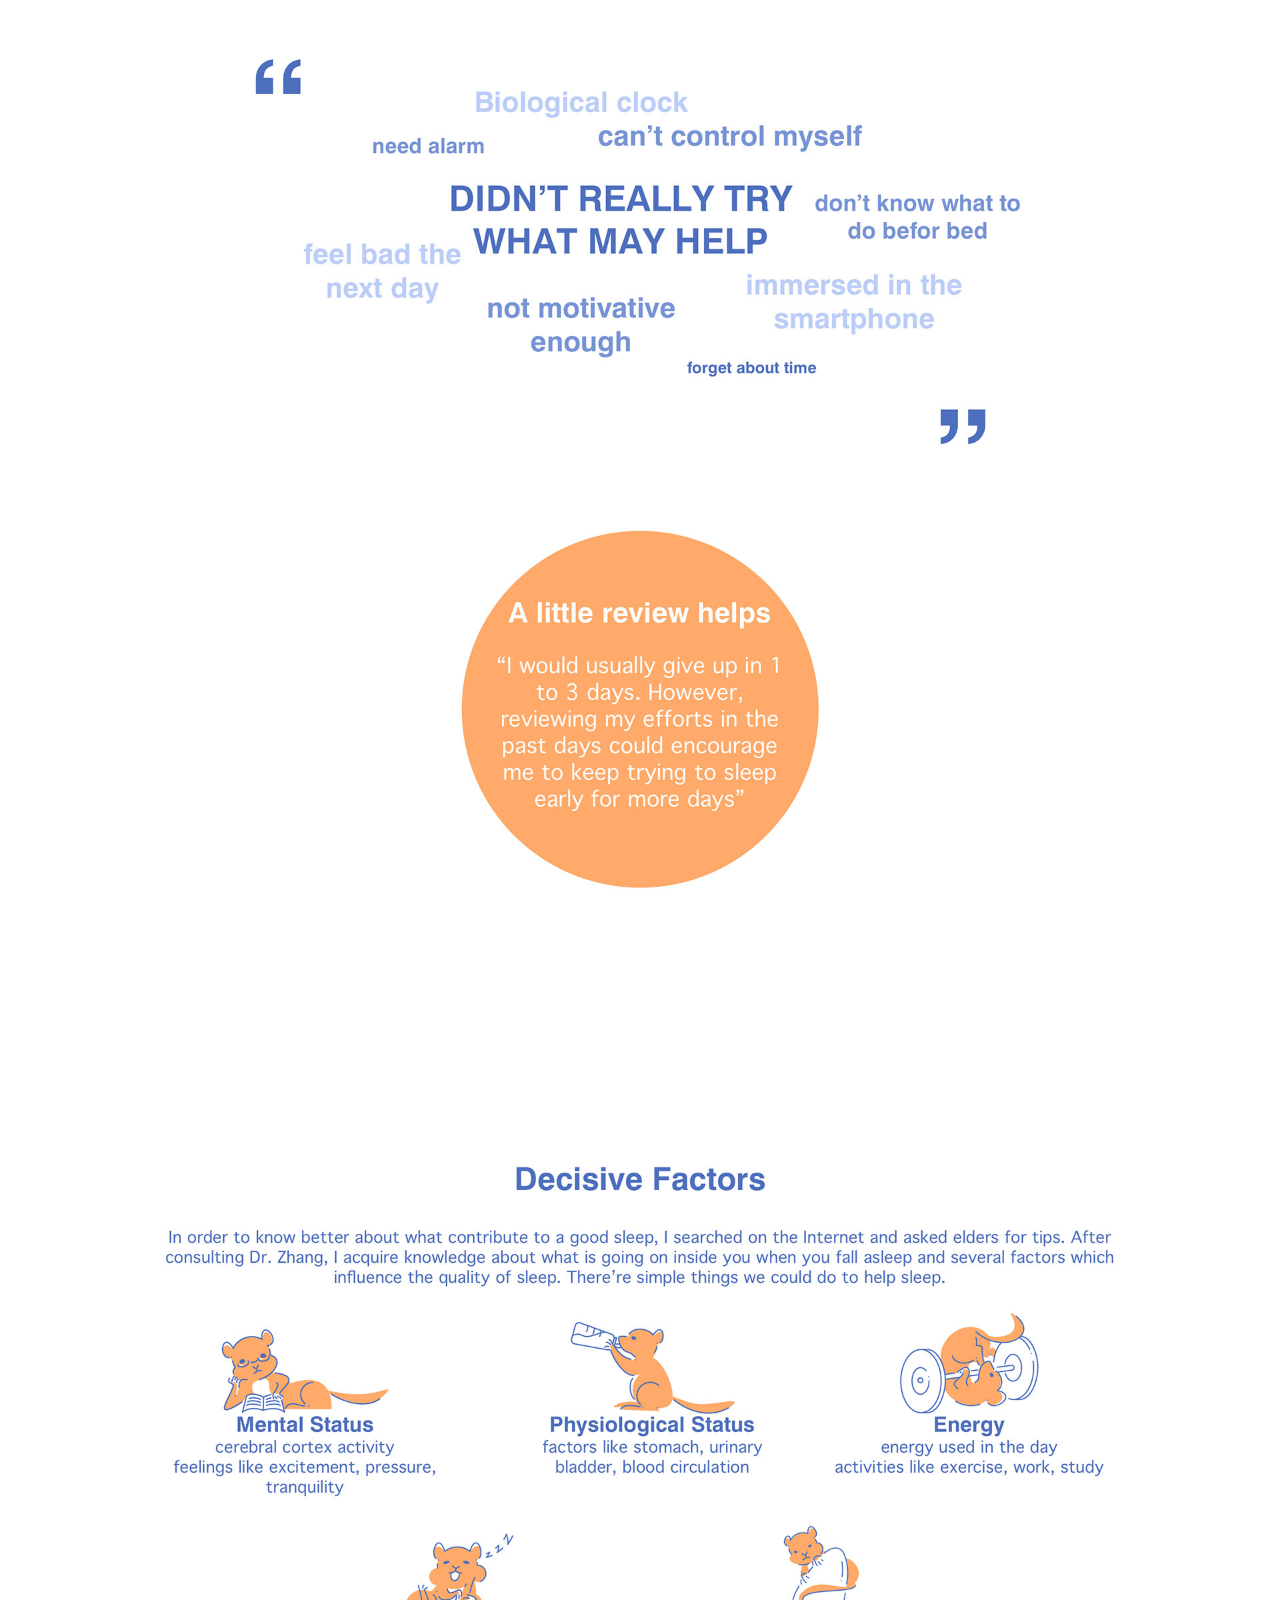
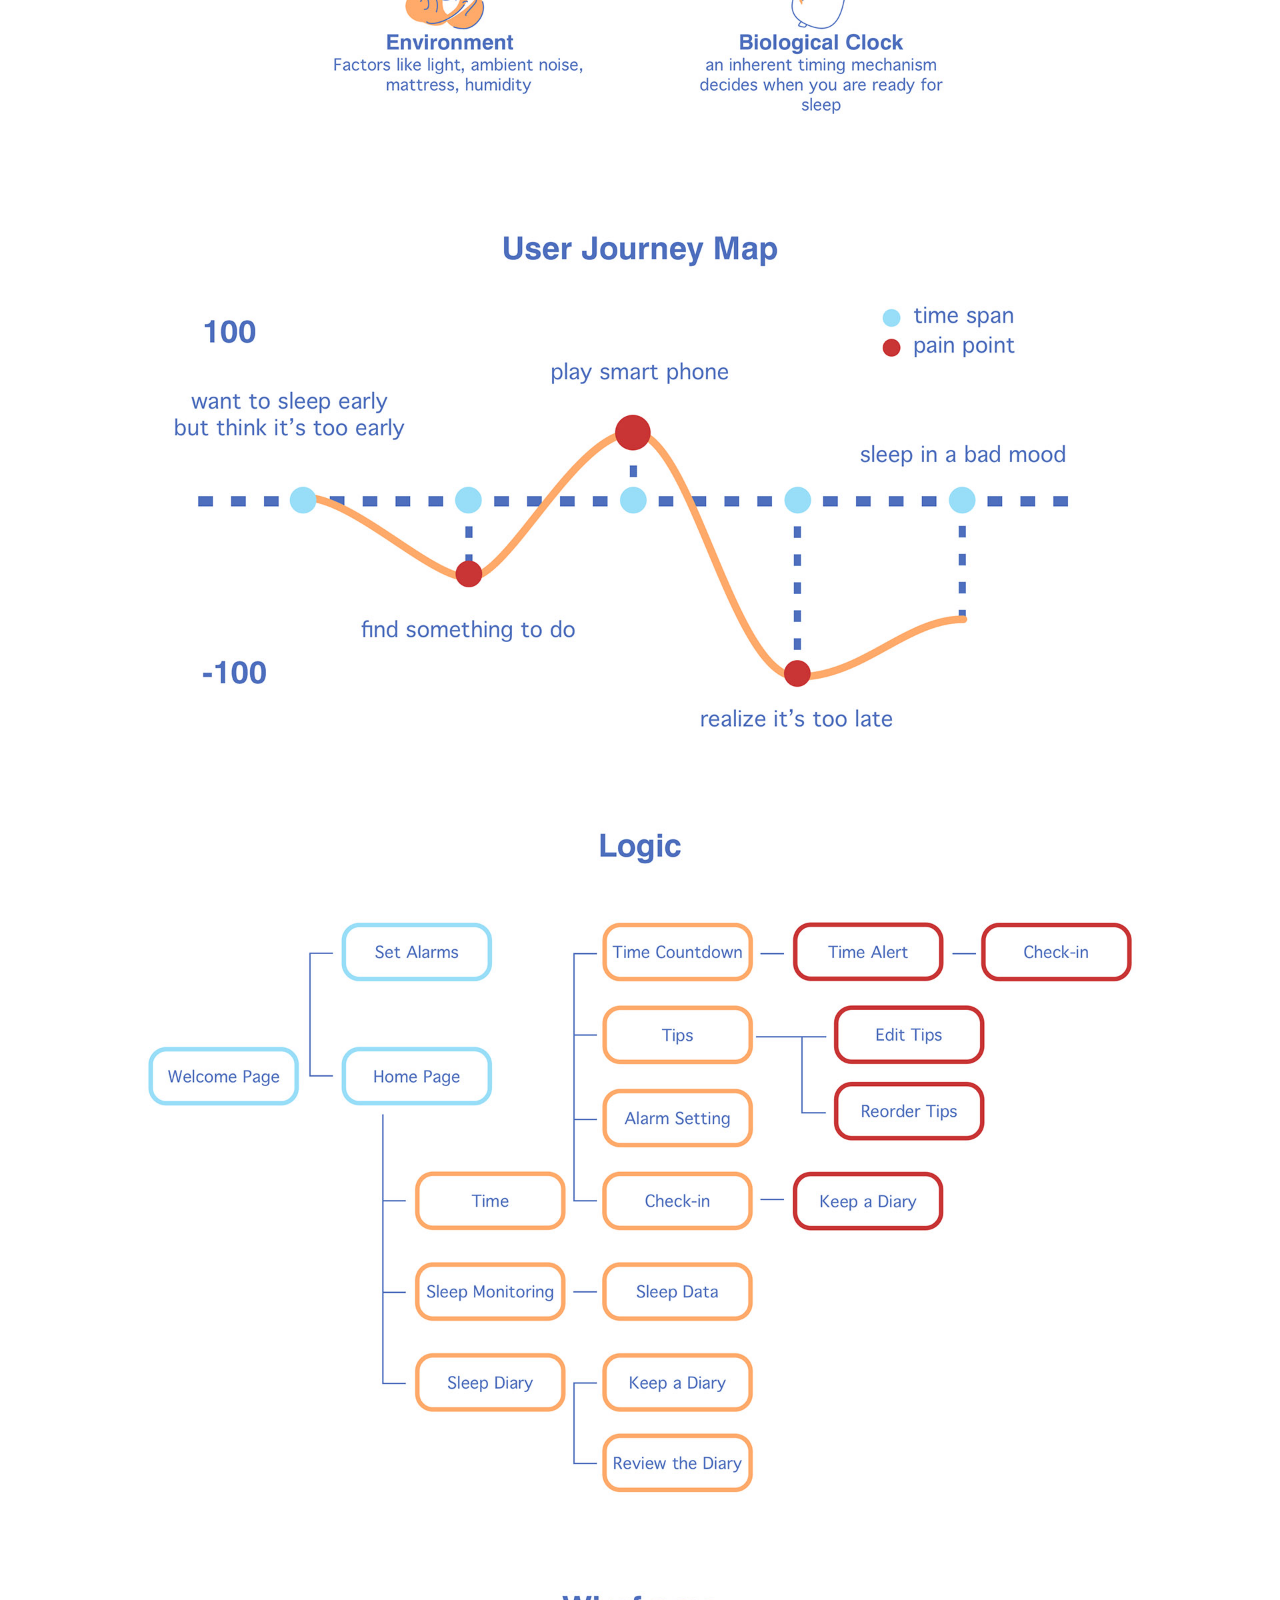
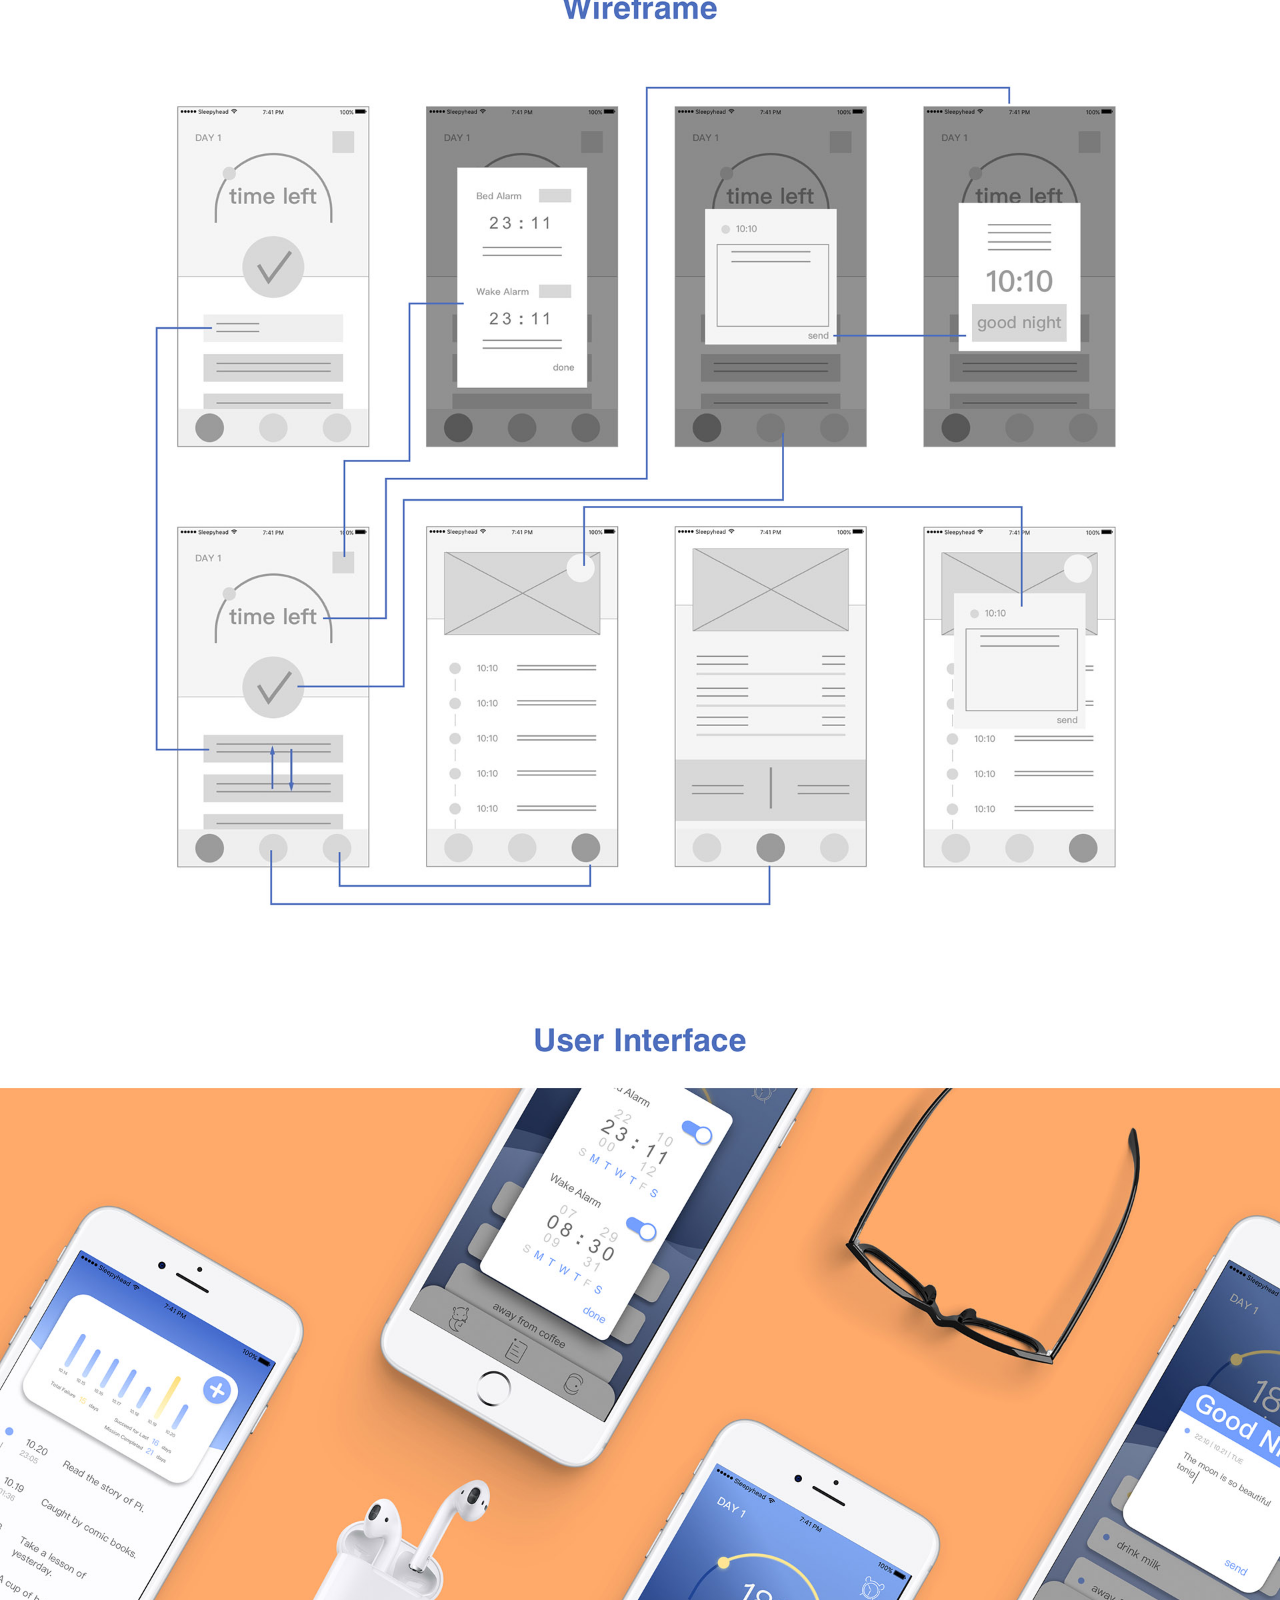
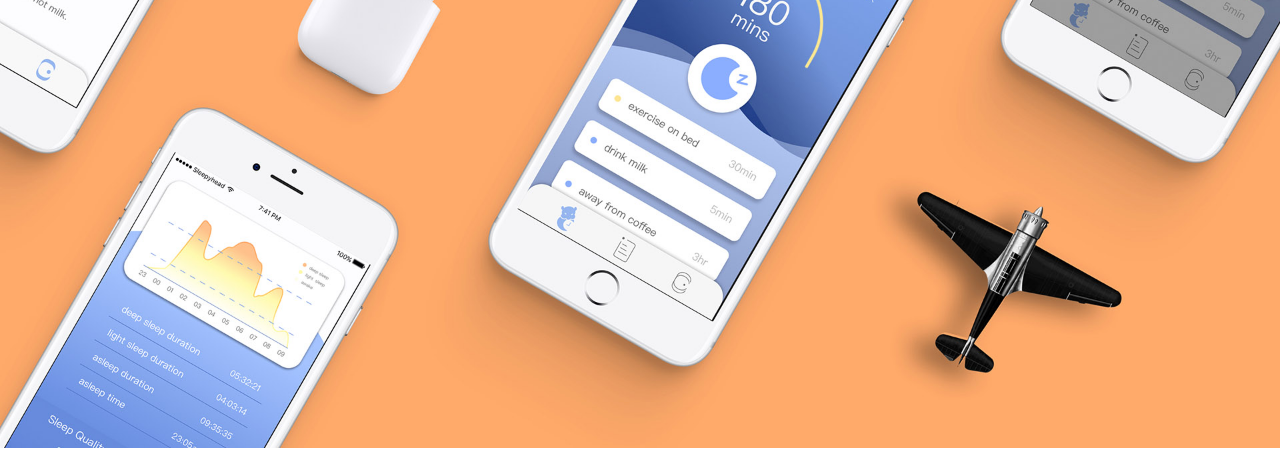
<file: sleepyhead.html>
<!DOCTYPE html>
<html>
<head>
	<title>Sleepyhead-UI Design</title>
	<link rel="shortcut icon" href="https://s3.amazonaws.com/ttttail-images/favicon.ico" /> 
	<style type="text/css">
		body,ul,ol,li,p,h1,h2,h3,h4,h5,h6,form,fieldset,table,td,img,div{margin:0;padding:0;border:0;} 
	</style>
</head>
<body>
	<div><img src="img/01-1.jpg" style="width: 100%; height: auto;"></div>
	<div><img src="img/01-2.jpg" style="width: 100%; height: auto;"></div>
</body>
</html>
</file>
<file: css/index.css>
.clearfix:before,
.clearfix:after {
	content:" ";
	display:table;
}

body,ul,ol,li,p,h1,h2,h3,h4,h5,h6,form,fieldset,table,td,img,div{margin:0;padding:0;border:0;color: #fff;font-family: Verdana;text-align: center;}

a{
	color: #fff;
	text-decoration: none;
}
ul,li{
	list-style: none;
}



#tImg{
	width: 100%;
	background-image: url(../img/bg-img.png);
	background-position: center bottom;
	background-size: 100% auto;
	background-repeat: no-repeat;
}

.lef{
	box-sizing: border-box;
	position: absolute;
	top: 0;
	left: 0;
	z-index: 6;
	}

.lef ul{
	width: 100%;
	height: 100%;
}

.lef ul li{
	width: 200px;
	height: 60px;
	line-height: 60px;
	border-radius: 30px;
	background-color:#7933e2; 
	font-size: 2em;
	margin: 60px auto;
	position: relative;
	z-index: 7;
}

.lef ul li:last-child{
	width: 200px;
	height: auto;
	background-color:transparent;
	text-align: center;
	z-index: 2;
}

#flo{
	position: relative;
	z-index: 1;
}


.rit{
	box-sizing: border-box;
	width: 75%;
	height: 1000px;
	position: absolute;
	top: 0;
	right: 0;
}

.rit #lin{
	width: 0;
	height: auto;
	position: relative;
	bottom: -100px;
	right: 20px;
	
}

#icon{
	width: 120px;
	height: auto;
	position: fixed;
	right: 200px;
	top: 100px;
	z-index: 20;
}

#bImg{
	width: 100%;
	background-color: #7933e2;
}

#list{
	height: 840px;
	width: 1344px;
	border-radius: 84px 84px 84px 84px;
	background-color:white;
	margin: auto; 

}

#list ul{
	box-sizing: border-box;
	padding-top: 40px;
	margin: auto;
	align-content: center;
	text-align: center;

}

#list ul li{
	width: 320px;
	height: 234px;
	float: left;
	background-color: #7933e2;
	margin: 60px;
	box-shadow: 20px 26px #7933e2;
}

b{
	font-size: 1.5em;
}

#list ul li img{
	width: 100%;
	height: auto;
	position: relative;
	z-index: 10;
	}

#list ul li img:hover{
	opacity: 0;
}

#list ul li div{
	box-sizing: border-box;
	width: 320px;
	height: auto;
	margin-top: 80px;
	text-align: center;
	z-index: 8;
	position: absolute;
	}


#cir{
	width: 20%;
	height: 100%;
	border-radius: 100%;
	border-style: solid;
	border-color: #f77d57;
	background-image: url(../img/int.jpg);
	-webkit-background-size: 100% auto;
	background-size: 100% auto;
	margin: auto;

}

.intro-text{
	width: 100%;
	text-align: center;
}
</file>
